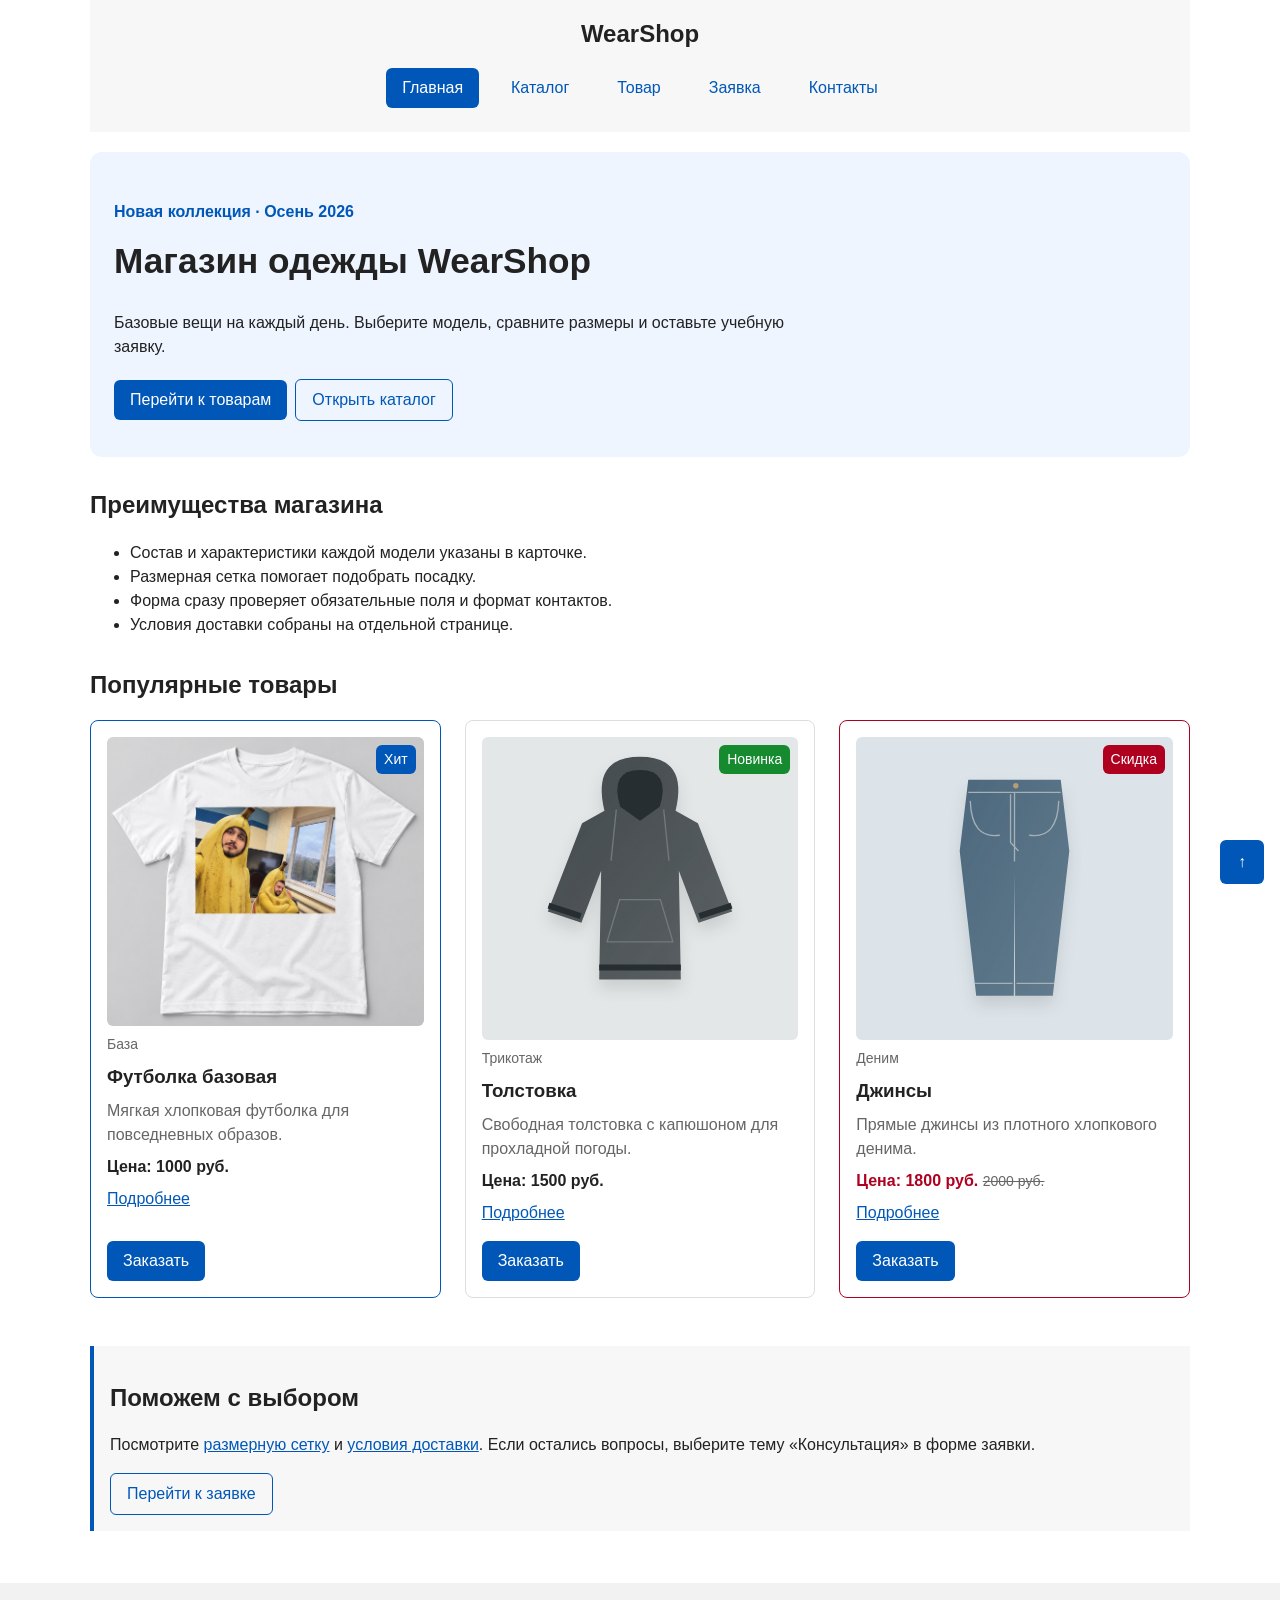
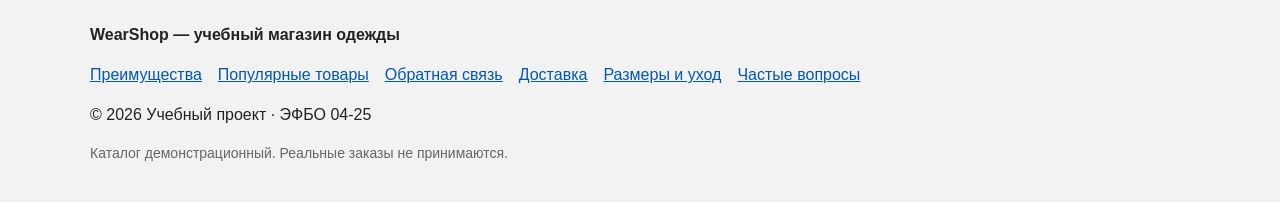
<file: index.html>
<!doctype html>
<html lang="ru">
	<head>
		<meta charset="UTF-8" />
		<meta name="viewport" content="width=device-width, initial-scale=1.0" />
		<meta
			name="description"
			content="Учебный магазин одежды: футболки, толстовки и джинсы. Каталог и форма заявки."
		/>
		<title>Главная — WearShop</title>
		<link rel="stylesheet" href="css/style.css?v=kr1-final" />
		<script src="js/main.js?v=kr1-final" defer></script>
	</head>
	<body id="top">
		<a class="skip-link" href="#main">Перейти к содержимому</a>
		<header class="site-header">
			<div class="site-header__inner">
				<a class="site-header__logo" href="index.html">WearShop</a>
				<nav class="site-nav" aria-label="Основная навигация">
					<ul class="site-nav__list">
						<li class="site-nav__item">
							<a
								class="site-nav__link site-nav__link--active"
								href="index.html"
								aria-current="page"
								>Главная</a
							>
						</li>
						<li class="site-nav__item">
							<a class="site-nav__link" href="catalog.html">Каталог</a>
						</li>
						<li class="site-nav__item">
							<a class="site-nav__link" href="product.html">Товар</a>
						</li>
						<li class="site-nav__item">
							<a class="site-nav__link" href="order.html">Заявка</a>
						</li>
						<li class="site-nav__item">
							<a class="site-nav__link" href="contacts.html">Контакты</a>
						</li>
					</ul>
				</nav>
			</div>
		</header>
		<main id="main">
			<section class="hero">
				<p class="hero__eyebrow">Новая коллекция · Осень 2026</p>
				<h1 class="hero__title">Магазин одежды WearShop</h1>
				<p class="hero__text">
					Базовые вещи на каждый день. Выберите модель, сравните размеры и
					оставьте учебную заявку.
				</p>
				<a class="button button--primary" href="#popular">Перейти к товарам</a
				><a class="button button--secondary" href="catalog.html"
					>Открыть каталог</a
				>
			</section>
			<section class="section" id="advantages">
				<h2 class="section__title">Преимущества магазина</h2>
				<ul class="advantages-list">
					<li>Состав и характеристики каждой модели указаны в карточке.</li>
					<li>Размерная сетка помогает подобрать посадку.</li>
					<li>Форма сразу проверяет обязательные поля и формат контактов.</li>
					<li>Условия доставки собраны на отдельной странице.</li>
				</ul>
			</section>
			<section class="section" id="popular">
				<h2 class="section__title">Популярные товары</h2>
				<div class="products-grid">
					<article class="product-card product-card--featured">
						<span class="product-card__badge">Хит</span
						><img
							class="product-card__image"
							src="images/ChatGPT Image Oct 6, 2026, 03_17_21 PM.png"
							alt="Футболка базовая"
							width="480"
							height="460"
							loading="lazy"
						/>
						<p class="product-card__category">База</p>
						<h3 class="product-card__title">Футболка базовая</h3>
						<p class="product-card__description">
							Мягкая хлопковая футболка для повседневных образов.
						</p>
						<p class="product-card__price">Цена: 1000 руб.</p>
						<a class="product-card__details" href="product.html">Подробнее</a
						><button
							class="button button--primary product-card__button"
							type="button"
							data-product="Футболка базовая"
						>
							Заказать
						</button>
					</article>
					<article class="product-card product-card--new">
						<span class="product-card__badge">Новинка</span
						><img
							class="product-card__image"
							src="images/hoodie.svg"
							alt="Толстовка"
							width="480"
							height="460"
							loading="lazy"
						/>
						<p class="product-card__category">Трикотаж</p>
						<h3 class="product-card__title">Толстовка</h3>
						<p class="product-card__description">
							Свободная толстовка с капюшоном для прохладной погоды.
						</p>
						<p class="product-card__price">Цена: 1500 руб.</p>
						<a class="product-card__details" href="product-hoodie.html"
							>Подробнее</a
						><button
							class="button button--primary product-card__button"
							type="button"
							data-product="Толстовка"
						>
							Заказать
						</button>
					</article>
					<article class="product-card product-card--discount">
						<span class="product-card__badge">Скидка</span
						><img
							class="product-card__image"
							src="images/jeans.svg"
							alt="Джинсы"
							width="480"
							height="460"
							loading="lazy"
						/>
						<p class="product-card__category">Деним</p>
						<h3 class="product-card__title">Джинсы</h3>
						<p class="product-card__description">
							Прямые джинсы из плотного хлопкового денима.
						</p>
						<p class="product-card__price">
							Цена: 1800 руб.
							<del class="product-card__old-price">2000 руб.</del>
						</p>
						<a class="product-card__details" href="product-jeans.html"
							>Подробнее</a
						><button
							class="button button--primary product-card__button"
							type="button"
							data-product="Джинсы"
						>
							Заказать
						</button>
					</article>
				</div>
			</section>
			<aside class="aside-info">
				<h2>Поможем с выбором</h2>
				<p>
					Посмотрите <a href="sizes.html">размерную сетку</a> и
					<a href="delivery.html">условия доставки</a>. Если остались вопросы,
					выберите тему «Консультация» в форме заявки.
				</p>
				<a class="button button--secondary" href="order.html"
					>Перейти к заявке</a
				>
			</aside>
			<p
				class="success-message"
				id="success-message"
				role="status"
				tabindex="-1"
				hidden
			>
				Форма успешно отправлена! Учебная демонстрация завершена: данные
				проверены в браузере, сервер не подключён.
			</p>
		</main>
		<footer class="site-footer" id="contacts">
			<div class="site-footer__inner">
				<p class="site-footer__title">WearShop — учебный магазин одежды</p>
				<nav class="site-footer__nav" aria-label="Дополнительная навигация">
					<a href="index.html#advantages">Преимущества</a
					><a href="index.html#popular">Популярные товары</a
					><a href="index.html#contacts">Обратная связь</a
					><a href="delivery.html">Доставка</a
					><a href="sizes.html">Размеры и уход</a
					><a href="contacts.html#faq">Частые вопросы</a>
				</nav>
				<p>© 2026 Учебный проект · ЭФБО 04-25</p>
				<p class="site-footer__note">
					Каталог демонстрационный. Реальные заказы не принимаются.
				</p>
			</div>
		</footer>
		<dialog
			class="order-dialog"
			id="order-dialog"
			aria-labelledby="order-dialog-title"
		>
			<h2 class="order-dialog__title" id="order-dialog-title">
				Оформление заявки
			</h2>
			<form
				class="order-form"
				id="order-form"
				aria-describedby="form-status"
				action="#"
				method="post"
				novalidate
			>
				<input id="selected-product" name="selected-product" type="hidden" />
				<p class="order-form__selection">
					Выбранный товар:
					<strong id="selected-product-name">Консультация</strong>
				</p>

				<div class="order-form__field">
					<label class="order-form__label" for="order-name">Имя</label>
					<input
						class="order-form__input"
						id="order-name"
						name="name"
						type="text"
						placeholder="Введите ваше имя"
						maxlength="80"
						minlength="2"
						autocomplete="given-name"
						required
					/>
				</div>

				<div class="order-form__field">
					<label class="order-form__label" for="order-email">E-mail</label>
					<input
						class="order-form__input"
						id="order-email"
						name="email"
						type="email"
						placeholder="example@mail.ru"
						maxlength="120"
						autocomplete="email"
						required
					/>
				</div>

				<div class="order-form__field">
					<label class="order-form__label" for="order-phone">Телефон</label>
					<input
						class="order-form__input"
						id="order-phone"
						aria-describedby="phone-hint"
						name="phone"
						type="tel"
						inputmode="tel"
						placeholder="+7 (900) 000-00-00"
						pattern="^\+7 \(\d{3}\) \d{3}-\d{2}-\d{2}$"
						required
					/>
					<small class="order-form__hint" id="phone-hint"
						>Формат: +7 (900) 000-00-00</small
					>
				</div>

				<div class="order-form__field">
					<label class="order-form__label" for="order-date">Дата связи</label>
					<input
						class="order-form__input"
						id="order-date"
						name="date"
						type="date"
					/>
				</div>

				<div class="order-form__field">
					<label class="order-form__label" for="order-topic">Тема заявки</label>
					<select
						class="order-form__select"
						id="order-topic"
						name="topic"
						required
					>
						<option value="">Выберите тему</option>
						<option value="product">Заказ товара</option>
						<option value="consultation">Консультация</option>
						<option value="delivery">Доставка</option>
					</select>
				</div>

				<div class="order-form__field">
					<label class="order-form__label" for="order-comment"
						>Комментарий</label
					>
					<textarea
						class="order-form__textarea"
						id="order-comment"
						name="comment"
						rows="4"
						maxlength="1000"
						placeholder="Укажите дополнительную информацию"
					></textarea>
				</div>

				<div class="order-form__field order-form__field--checkbox">
					<label class="order-form__label" for="order-agreement">
						<input
							class="order-form__checkbox"
							id="order-agreement"
							name="agreement"
							type="checkbox"
							required
						/>
						Я согласен на обработку данных
					</label>
				</div>

				<div class="order-form__field">
					<label class="order-form__label" for="order-size"
						>Размер (если выбран товар)</label
					><select class="order-form__select" id="order-size" name="size">
						<option value="">Нужна помощь с выбором</option>
						<option>S</option>
						<option>M</option>
						<option>L</option>
						<option>XL</option></select
					><a href="sizes.html">Посмотреть размерную сетку</a>
				</div>
				<p class="order-form__hint" id="form-status">
					Учебная форма: используйте тестовые данные. Они проверяются в
					браузере, но не отправляются продавцу и не сохраняются.
				</p>
				<div class="order-form__actions">
					<button
						class="button button--secondary"
						type="button"
						id="close-order-dialog"
					>
						Закрыть
					</button>
					<button class="button button--primary" type="submit">
						Отправить заявку
					</button>
				</div>
			</form>
		</dialog>
		<noscript
			><p class="section">
				Для открытия модального окна и учебной отправки формы включите
				JavaScript. Страницы, таблицы и ссылки доступны без него.
			</p></noscript
		>
		<a class="back-top" href="#top" aria-label="Вернуться наверх">↑</a>
	</body>
</html>
</file>
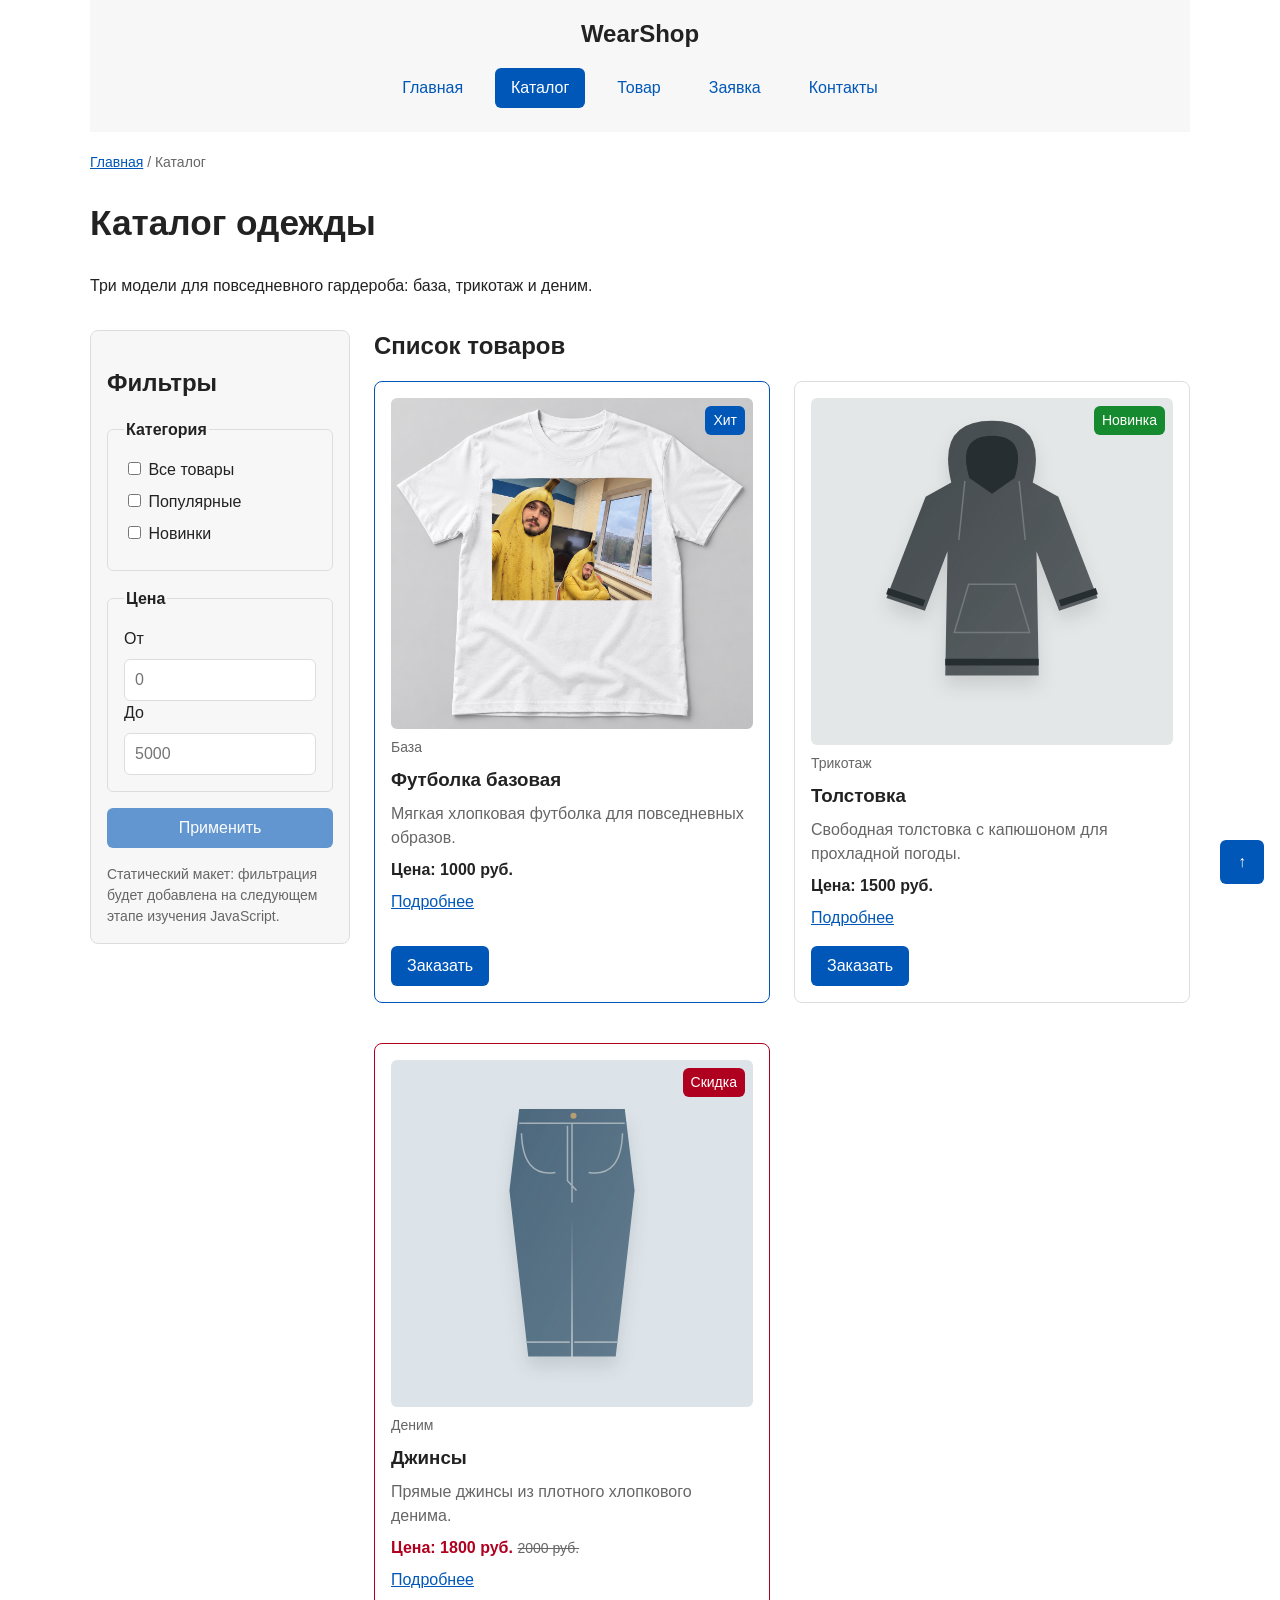
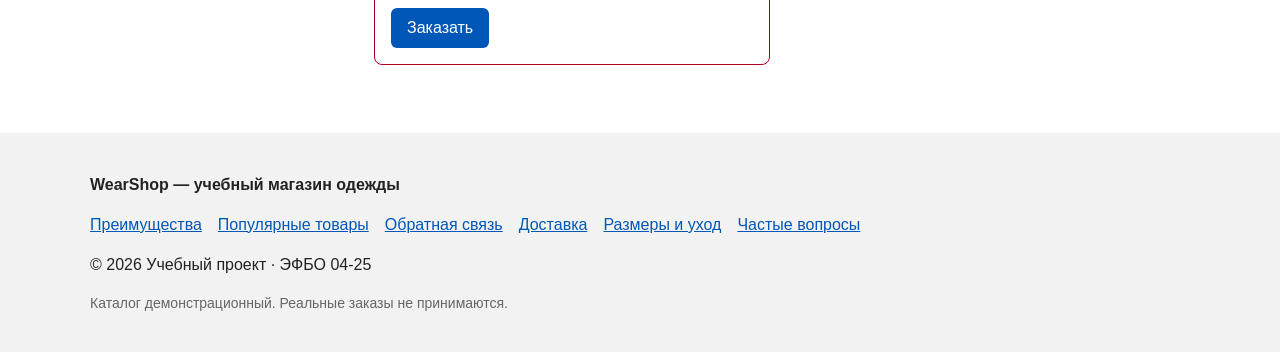
<file: catalog.html>
<!doctype html>
<html lang="ru">
	<head>
		<meta charset="UTF-8" />
		<meta name="viewport" content="width=device-width, initial-scale=1.0" />
		<meta
			name="description"
			content="Карточки одежды, цены, категории и статический макет фильтров."
		/>
		<title>Каталог одежды — WearShop</title>
		<link rel="stylesheet" href="css/style.css?v=kr1-final" />
		<script src="js/main.js?v=kr1-final" defer></script>
	</head>
	<body id="top">
		<a class="skip-link" href="#main">Перейти к содержимому</a>
		<header class="site-header">
			<div class="site-header__inner">
				<a class="site-header__logo" href="index.html">WearShop</a>
				<nav class="site-nav" aria-label="Основная навигация">
					<ul class="site-nav__list">
						<li class="site-nav__item">
							<a class="site-nav__link" href="index.html">Главная</a>
						</li>
						<li class="site-nav__item">
							<a
								class="site-nav__link site-nav__link--active"
								href="catalog.html"
								aria-current="page"
								>Каталог</a
							>
						</li>
						<li class="site-nav__item">
							<a class="site-nav__link" href="product.html">Товар</a>
						</li>
						<li class="site-nav__item">
							<a class="site-nav__link" href="order.html">Заявка</a>
						</li>
						<li class="site-nav__item">
							<a class="site-nav__link" href="contacts.html">Контакты</a>
						</li>
					</ul>
				</nav>
			</div>
		</header>
		<main id="main">
			<nav class="breadcrumbs" aria-label="Хлебные крошки">
				<a class="breadcrumbs__link" href="index.html">Главная</a
				><span class="breadcrumbs__current" aria-current="page">Каталог</span>
			</nav>
			<section class="section">
				<h1>Каталог одежды</h1>
				<p>Три модели для повседневного гардероба: база, трикотаж и деним.</p>
			</section>
			<div class="catalog-layout">
				<aside class="catalog-filters">
					<h2>Фильтры</h2>

					<form
						class="filters-form"
						aria-describedby="filters-note"
						action="#"
						method="get"
					>
						<fieldset>
							<legend>Категория</legend>

							<label for="filter-all">
								<input
									id="filter-all"
									type="checkbox"
									name="category"
									value="all"
								/>
								Все товары
							</label>

							<label for="filter-popular">
								<input
									id="filter-popular"
									type="checkbox"
									name="category"
									value="popular"
								/>
								Популярные
							</label>

							<label for="filter-new">
								<input
									id="filter-new"
									type="checkbox"
									name="category"
									value="new"
								/>
								Новинки
							</label>
						</fieldset>

						<fieldset>
							<legend>Цена</legend>

							<label for="price-from">От</label>
							<input
								id="price-from"
								name="price-from"
								type="number"
								min="0"
								placeholder="0"
							/>

							<label for="price-to">До</label>
							<input
								id="price-to"
								name="price-to"
								type="number"
								min="0"
								placeholder="5000"
							/>
						</fieldset>

						<button class="button button--primary" type="submit" disabled>
							Применить
						</button>
						<p class="filters-form__hint" id="filters-note">
							Статический макет: фильтрация будет добавлена на следующем этапе
							изучения JavaScript.
						</p>
					</form>
				</aside>
				<section class="catalog-products">
					<h2 class="section__title">Список товаров</h2>
					<div class="products-grid">
						<article class="product-card product-card--featured">
							<span class="product-card__badge">Хит</span
							><img
								class="product-card__image"
								src="images/ChatGPT Image Oct 6, 2026, 03_17_21 PM.png"
								alt="Футболка базовая"
								width="480"
								height="460"
								loading="lazy"
							/>
							<p class="product-card__category">База</p>
							<h3 class="product-card__title">Футболка базовая</h3>
							<p class="product-card__description">
								Мягкая хлопковая футболка для повседневных образов.
							</p>
							<p class="product-card__price">Цена: 1000 руб.</p>
							<a class="product-card__details" href="product.html">Подробнее</a
							><button
								class="button button--primary product-card__button"
								type="button"
								data-product="Футболка базовая"
							>
								Заказать
							</button>
						</article>
						<article class="product-card product-card--new">
							<span class="product-card__badge">Новинка</span
							><img
								class="product-card__image"
								src="images/hoodie.svg"
								alt="Толстовка"
								width="480"
								height="460"
								loading="lazy"
							/>
							<p class="product-card__category">Трикотаж</p>
							<h3 class="product-card__title">Толстовка</h3>
							<p class="product-card__description">
								Свободная толстовка с капюшоном для прохладной погоды.
							</p>
							<p class="product-card__price">Цена: 1500 руб.</p>
							<a class="product-card__details" href="product-hoodie.html"
								>Подробнее</a
							><button
								class="button button--primary product-card__button"
								type="button"
								data-product="Толстовка"
							>
								Заказать
							</button>
						</article>
						<article class="product-card product-card--discount">
							<span class="product-card__badge">Скидка</span
							><img
								class="product-card__image"
								src="images/jeans.svg"
								alt="Джинсы"
								width="480"
								height="460"
								loading="lazy"
							/>
							<p class="product-card__category">Деним</p>
							<h3 class="product-card__title">Джинсы</h3>
							<p class="product-card__description">
								Прямые джинсы из плотного хлопкового денима.
							</p>
							<p class="product-card__price">
								Цена: 1800 руб.
								<del class="product-card__old-price">2000 руб.</del>
							</p>
							<a class="product-card__details" href="product-jeans.html"
								>Подробнее</a
							><button
								class="button button--primary product-card__button"
								type="button"
								data-product="Джинсы"
							>
								Заказать
							</button>
						</article>
					</div>
				</section>
			</div>
			<p
				class="success-message"
				id="success-message"
				role="status"
				tabindex="-1"
				hidden
			>
				Форма успешно отправлена! Учебная демонстрация завершена: данные
				проверены в браузере, сервер не подключён.
			</p>
		</main>
		<footer class="site-footer" id="contacts">
			<div class="site-footer__inner">
				<p class="site-footer__title">WearShop — учебный магазин одежды</p>
				<nav class="site-footer__nav" aria-label="Дополнительная навигация">
					<a href="index.html#advantages">Преимущества</a
					><a href="index.html#popular">Популярные товары</a
					><a href="index.html#contacts">Обратная связь</a
					><a href="delivery.html">Доставка</a
					><a href="sizes.html">Размеры и уход</a
					><a href="contacts.html#faq">Частые вопросы</a>
				</nav>
				<p>© 2026 Учебный проект · ЭФБО 04-25</p>
				<p class="site-footer__note">
					Каталог демонстрационный. Реальные заказы не принимаются.
				</p>
			</div>
		</footer>
		<dialog
			class="order-dialog"
			id="order-dialog"
			aria-labelledby="order-dialog-title"
		>
			<h2 class="order-dialog__title" id="order-dialog-title">
				Оформление заявки
			</h2>
			<form
				class="order-form"
				id="order-form"
				aria-describedby="form-status"
				action="#"
				method="post"
				novalidate
			>
				<input id="selected-product" name="selected-product" type="hidden" />
				<p class="order-form__selection">
					Выбранный товар:
					<strong id="selected-product-name">Консультация</strong>
				</p>

				<div class="order-form__field">
					<label class="order-form__label" for="order-name">Имя</label>
					<input
						class="order-form__input"
						id="order-name"
						name="name"
						type="text"
						placeholder="Введите ваше имя"
						maxlength="80"
						minlength="2"
						autocomplete="given-name"
						required
					/>
				</div>

				<div class="order-form__field">
					<label class="order-form__label" for="order-email">E-mail</label>
					<input
						class="order-form__input"
						id="order-email"
						name="email"
						type="email"
						placeholder="example@mail.ru"
						maxlength="120"
						autocomplete="email"
						required
					/>
				</div>

				<div class="order-form__field">
					<label class="order-form__label" for="order-phone">Телефон</label>
					<input
						class="order-form__input"
						id="order-phone"
						aria-describedby="phone-hint"
						name="phone"
						type="tel"
						inputmode="tel"
						placeholder="+7 (900) 000-00-00"
						pattern="^\+7 \(\d{3}\) \d{3}-\d{2}-\d{2}$"
						required
					/>
					<small class="order-form__hint" id="phone-hint"
						>Формат: +7 (900) 000-00-00</small
					>
				</div>

				<div class="order-form__field">
					<label class="order-form__label" for="order-date">Дата связи</label>
					<input
						class="order-form__input"
						id="order-date"
						name="date"
						type="date"
					/>
				</div>

				<div class="order-form__field">
					<label class="order-form__label" for="order-topic">Тема заявки</label>
					<select
						class="order-form__select"
						id="order-topic"
						name="topic"
						required
					>
						<option value="">Выберите тему</option>
						<option value="product">Заказ товара</option>
						<option value="consultation">Консультация</option>
						<option value="delivery">Доставка</option>
					</select>
				</div>

				<div class="order-form__field">
					<label class="order-form__label" for="order-comment"
						>Комментарий</label
					>
					<textarea
						class="order-form__textarea"
						id="order-comment"
						name="comment"
						rows="4"
						maxlength="1000"
						placeholder="Укажите дополнительную информацию"
					></textarea>
				</div>

				<div class="order-form__field order-form__field--checkbox">
					<label class="order-form__label" for="order-agreement">
						<input
							class="order-form__checkbox"
							id="order-agreement"
							name="agreement"
							type="checkbox"
							required
						/>
						Я согласен на обработку данных
					</label>
				</div>

				<div class="order-form__field">
					<label class="order-form__label" for="order-size"
						>Размер (если выбран товар)</label
					><select class="order-form__select" id="order-size" name="size">
						<option value="">Нужна помощь с выбором</option>
						<option>S</option>
						<option>M</option>
						<option>L</option>
						<option>XL</option></select
					><a href="sizes.html">Посмотреть размерную сетку</a>
				</div>
				<p class="order-form__hint" id="form-status">
					Учебная форма: используйте тестовые данные. Они проверяются в
					браузере, но не отправляются продавцу и не сохраняются.
				</p>
				<div class="order-form__actions">
					<button
						class="button button--secondary"
						type="button"
						id="close-order-dialog"
					>
						Закрыть
					</button>
					<button class="button button--primary" type="submit">
						Отправить заявку
					</button>
				</div>
			</form>
		</dialog>
		<noscript
			><p class="section">
				Для открытия модального окна и учебной отправки формы включите
				JavaScript. Страницы, таблицы и ссылки доступны без него.
			</p></noscript
		>
		<a class="back-top" href="#top" aria-label="Вернуться наверх">↑</a>
	</body>
</html>
</file>
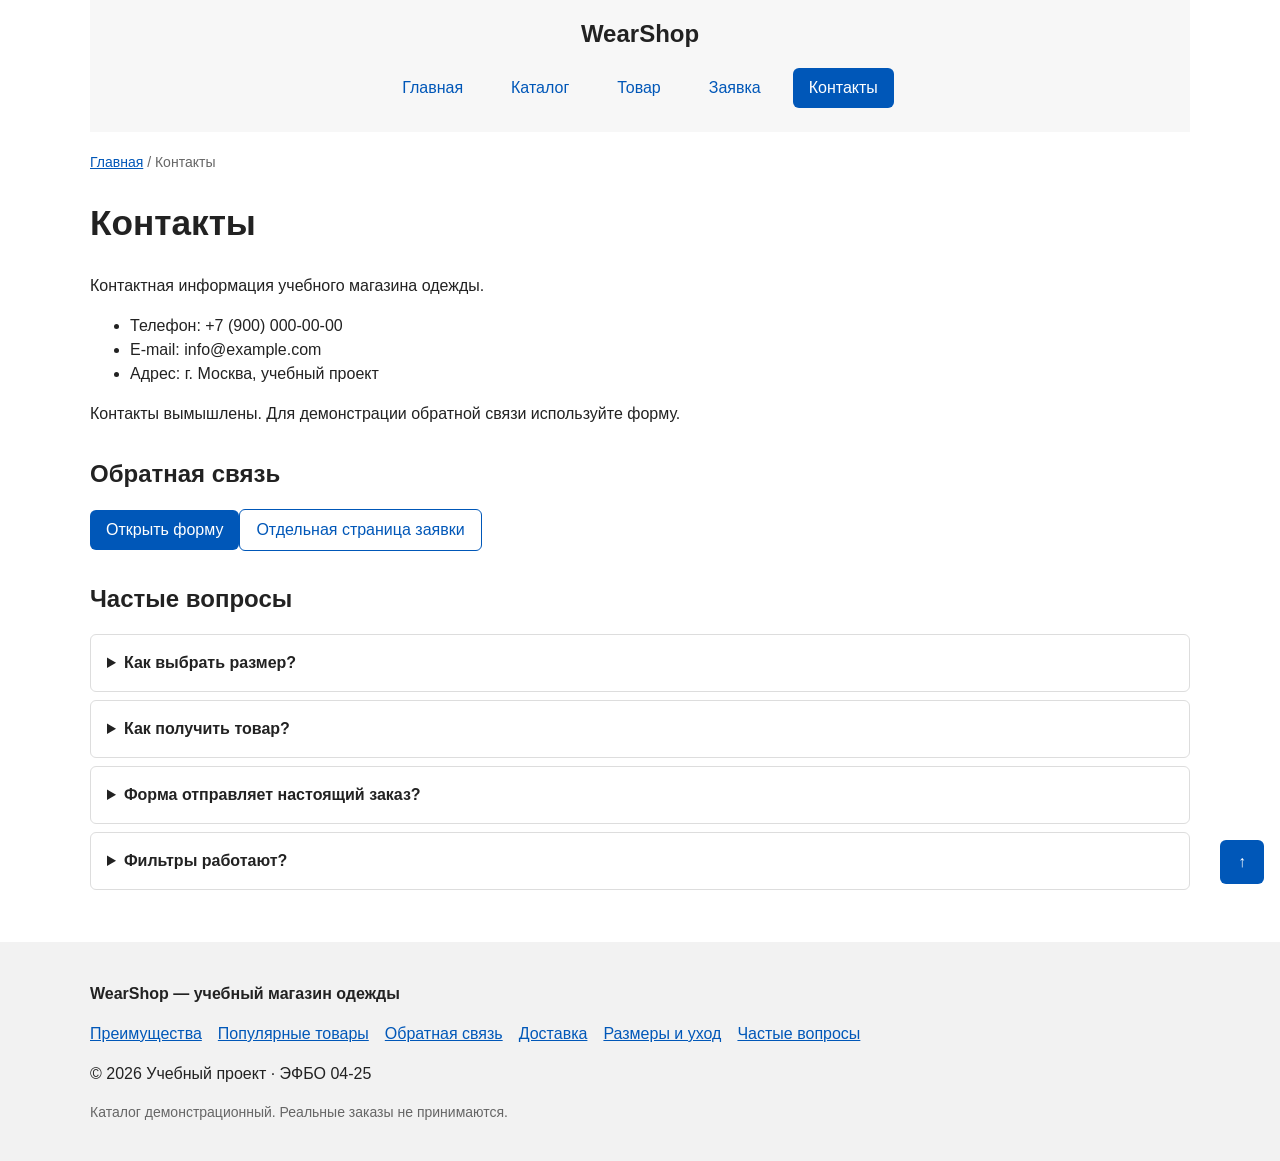
<file: contacts.html>
<!DOCTYPE html>
<html lang="ru">
<head>
  <meta charset="UTF-8">
  <meta name="viewport" content="width=device-width, initial-scale=1.0">
  <meta name="description" content="Контактные данные, форма обратной связи и частые вопросы учебного магазина.">
  <title>Контакты и FAQ — WearShop</title>
  <link rel="stylesheet" href="css/style.css?v=kr1-final">
  <script src="js/main.js?v=kr1-final" defer></script>
</head>
<body id="top">
<a class="skip-link" href="#main">Перейти к содержимому</a>
<header class="site-header"><div class="site-header__inner"><a class="site-header__logo" href="index.html">WearShop</a><nav class="site-nav" aria-label="Основная навигация"><ul class="site-nav__list"><li class="site-nav__item"><a class="site-nav__link" href="index.html">Главная</a></li><li class="site-nav__item"><a class="site-nav__link" href="catalog.html">Каталог</a></li><li class="site-nav__item"><a class="site-nav__link" href="product.html">Товар</a></li><li class="site-nav__item"><a class="site-nav__link" href="order.html">Заявка</a></li><li class="site-nav__item"><a class="site-nav__link site-nav__link--active" href="contacts.html" aria-current="page">Контакты</a></li></ul></nav></div></header>
<main id="main">
<nav class="breadcrumbs" aria-label="Хлебные крошки"><a class="breadcrumbs__link" href="index.html">Главная</a><span class="breadcrumbs__current" aria-current="page">Контакты</span></nav><section class="section"><h1>Контакты</h1><p>Контактная информация учебного магазина одежды.</p><ul><li>Телефон: +7 (900) 000-00-00</li><li>E-mail: info@example.com</li><li>Адрес: г. Москва, учебный проект</li></ul><p>Контакты вымышлены. Для демонстрации обратной связи используйте форму.</p></section><section class="section" id="feedback"><h2 class="section__title">Обратная связь</h2><button class="button button--primary product-card__button" type="button" data-product="Консультация">Открыть форму</button><a class="button button--secondary" href="order.html">Отдельная страница заявки</a></section><section class="section" id="faq"><h2 class="section__title">Частые вопросы</h2><details class="faq"><summary class="faq__question">Как выбрать размер?</summary><p class="faq__answer">Сравните свои мерки с <a href="sizes.html">размерной сеткой</a>. Если между двумя размерами, выбирайте больший для свободной посадки.</p></details><details class="faq"><summary class="faq__question">Как получить товар?</summary><p class="faq__answer">Учебный сценарий предусматривает самовывоз и курьера. Условия приведены на <a href="delivery.html">странице доставки</a>.</p></details><details class="faq"><summary class="faq__question">Форма отправляет настоящий заказ?</summary><p class="faq__answer">Нет. JavaScript отменяет стандартную отправку, проверяет поля и показывает сообщение. Backend и база данных отсутствуют.</p></details><details class="faq"><summary class="faq__question">Фильтры работают?</summary><p class="faq__answer">Это статическая разметка по практической №6. Кнопка применения отключена, чтобы не создавать впечатление работающей фильтрации.</p></details></section>
<p class="success-message" id="success-message" role="status" tabindex="-1" hidden>Форма успешно отправлена! Учебная демонстрация завершена: данные проверены в браузере, сервер не подключён.</p>
</main>
<footer class="site-footer" id="contacts"><div class="site-footer__inner"><p class="site-footer__title">WearShop — учебный магазин одежды</p><nav class="site-footer__nav" aria-label="Дополнительная навигация"><a href="index.html#advantages">Преимущества</a><a href="index.html#popular">Популярные товары</a><a href="index.html#contacts">Обратная связь</a><a href="delivery.html">Доставка</a><a href="sizes.html">Размеры и уход</a><a href="contacts.html#faq">Частые вопросы</a></nav><p>© 2026 Учебный проект · ЭФБО 04-25</p><p class="site-footer__note">Каталог демонстрационный. Реальные заказы не принимаются.</p></div></footer>
<dialog class="order-dialog" id="order-dialog" aria-labelledby="order-dialog-title"><h2 class="order-dialog__title" id="order-dialog-title">Оформление заявки</h2><form class="order-form" id="order-form" aria-describedby="form-status" action="#" method="post" novalidate>
    <input id="selected-product" name="selected-product" type="hidden">
<p class="order-form__selection">Выбранный товар: <strong id="selected-product-name">Консультация</strong></p>

    <div class="order-form__field">
      <label class="order-form__label" for="order-name">Имя</label>
      <input class="order-form__input"
        id="order-name"
        name="name"
        type="text"
        placeholder="Введите ваше имя" maxlength="80"
        minlength="2"
        autocomplete="given-name"
        required
      >
    </div>

    <div class="order-form__field">
      <label class="order-form__label" for="order-email">E-mail</label>
      <input class="order-form__input"
        id="order-email"
        name="email"
        type="email"
        placeholder="example@mail.ru" maxlength="120"
        autocomplete="email"
        required
      >
    </div>

    <div class="order-form__field">
      <label class="order-form__label" for="order-phone">Телефон</label>
      <input class="order-form__input"
        id="order-phone" aria-describedby="phone-hint"
        name="phone"
        type="tel"
        inputmode="tel"
        placeholder="+7 (900) 000-00-00"
        pattern="^\+7 \(\d{3}\) \d{3}-\d{2}-\d{2}$"
        required
      >
      <small class="order-form__hint" id="phone-hint">Формат: +7 (900) 000-00-00</small>
    </div>

    <div class="order-form__field">
      <label class="order-form__label" for="order-date">Дата связи</label>
      <input class="order-form__input"
        id="order-date"
        name="date"
        type="date"
      >
    </div>

    <div class="order-form__field">
      <label class="order-form__label" for="order-topic">Тема заявки</label>
      <select class="order-form__select" id="order-topic" name="topic" required>
        <option value="">Выберите тему</option>
        <option value="product">Заказ товара</option>
        <option value="consultation">Консультация</option>
        <option value="delivery">Доставка</option>
      </select>
    </div>

    <div class="order-form__field">
      <label class="order-form__label" for="order-comment">Комментарий</label>
      <textarea class="order-form__textarea"
        id="order-comment"
        name="comment"
        rows="4" maxlength="1000"
        placeholder="Укажите дополнительную информацию"
      ></textarea>
    </div>

    <div class="order-form__field order-form__field--checkbox">
      <label class="order-form__label" for="order-agreement">
        <input class="order-form__checkbox"
          id="order-agreement"
          name="agreement"
          type="checkbox"
          required
        >
        Я согласен на обработку данных
      </label>
    </div>

    <div class="order-form__field"><label class="order-form__label" for="order-size">Размер (если выбран товар)</label><select class="order-form__select" id="order-size" name="size"><option value="">Нужна помощь с выбором</option><option>S</option><option>M</option><option>L</option><option>XL</option></select><a href="sizes.html">Посмотреть размерную сетку</a></div><p class="order-form__hint" id="form-status">Учебная форма: используйте тестовые данные. Они проверяются в браузере, но не отправляются продавцу и не сохраняются.</p><div class="order-form__actions">
      <button class="button button--secondary" type="button" id="close-order-dialog">Закрыть</button>
      <button class="button button--primary" type="submit">Отправить заявку</button>
    </div>
  </form></dialog>
<noscript><p class="section">Для открытия модального окна и учебной отправки формы включите JavaScript. Страницы, таблицы и ссылки доступны без него.</p></noscript>
<a class="back-top" href="#top" aria-label="Вернуться наверх">↑</a>
</body>
</html>
</file>
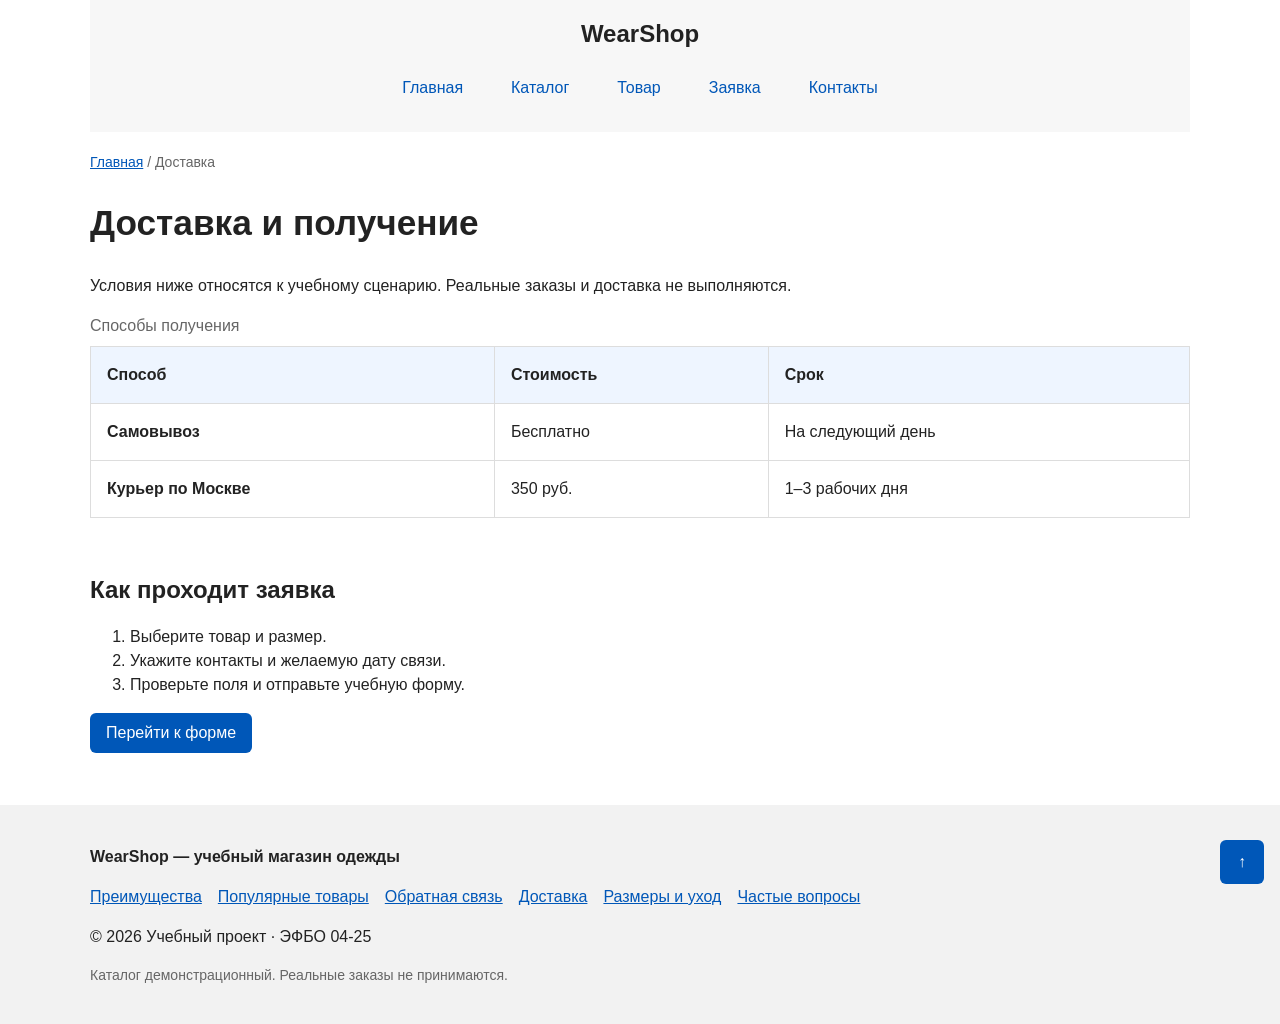
<file: delivery.html>
<!DOCTYPE html>
<html lang="ru">
<head>
  <meta charset="UTF-8">
  <meta name="viewport" content="width=device-width, initial-scale=1.0">
  <meta name="description" content="Учебные условия получения: самовывоз и курьер, сроки и стоимость.">
  <title>Доставка — WearShop</title>
  <link rel="stylesheet" href="css/style.css?v=kr1-final">
  <script src="js/main.js?v=kr1-final" defer></script>
</head>
<body id="top">
<a class="skip-link" href="#main">Перейти к содержимому</a>
<header class="site-header"><div class="site-header__inner"><a class="site-header__logo" href="index.html">WearShop</a><nav class="site-nav" aria-label="Основная навигация"><ul class="site-nav__list"><li class="site-nav__item"><a class="site-nav__link" href="index.html">Главная</a></li><li class="site-nav__item"><a class="site-nav__link" href="catalog.html">Каталог</a></li><li class="site-nav__item"><a class="site-nav__link" href="product.html">Товар</a></li><li class="site-nav__item"><a class="site-nav__link" href="order.html">Заявка</a></li><li class="site-nav__item"><a class="site-nav__link" href="contacts.html">Контакты</a></li></ul></nav></div></header>
<main id="main">
<nav class="breadcrumbs" aria-label="Хлебные крошки"><a class="breadcrumbs__link" href="index.html">Главная</a><span class="breadcrumbs__current" aria-current="page">Доставка</span></nav><section class="section"><h1>Доставка и получение</h1><p>Условия ниже относятся к учебному сценарию. Реальные заказы и доставка не выполняются.</p><div class="table-wrap" tabindex="0" role="region" aria-label="Условия доставки"><table class="product-table"><caption>Способы получения</caption><thead><tr><th scope="col">Способ</th><th scope="col">Стоимость</th><th scope="col">Срок</th></tr></thead><tbody><tr><th scope="row">Самовывоз</th><td>Бесплатно</td><td>На следующий день</td></tr><tr><th scope="row">Курьер по Москве</th><td>350 руб.</td><td>1–3 рабочих дня</td></tr></tbody></table></div></section><section class="section"><h2 class="section__title">Как проходит заявка</h2><ol><li>Выберите товар и размер.</li><li>Укажите контакты и желаемую дату связи.</li><li>Проверьте поля и отправьте учебную форму.</li></ol><a class="button button--primary" href="order.html">Перейти к форме</a></section>
<p class="success-message" id="success-message" role="status" tabindex="-1" hidden>Форма успешно отправлена! Учебная демонстрация завершена: данные проверены в браузере, сервер не подключён.</p>
</main>
<footer class="site-footer" id="contacts"><div class="site-footer__inner"><p class="site-footer__title">WearShop — учебный магазин одежды</p><nav class="site-footer__nav" aria-label="Дополнительная навигация"><a href="index.html#advantages">Преимущества</a><a href="index.html#popular">Популярные товары</a><a href="index.html#contacts">Обратная связь</a><a href="delivery.html">Доставка</a><a href="sizes.html">Размеры и уход</a><a href="contacts.html#faq">Частые вопросы</a></nav><p>© 2026 Учебный проект · ЭФБО 04-25</p><p class="site-footer__note">Каталог демонстрационный. Реальные заказы не принимаются.</p></div></footer>
<dialog class="order-dialog" id="order-dialog" aria-labelledby="order-dialog-title"><h2 class="order-dialog__title" id="order-dialog-title">Оформление заявки</h2><form class="order-form" id="order-form" aria-describedby="form-status" action="#" method="post" novalidate>
    <input id="selected-product" name="selected-product" type="hidden">
<p class="order-form__selection">Выбранный товар: <strong id="selected-product-name">Консультация</strong></p>

    <div class="order-form__field">
      <label class="order-form__label" for="order-name">Имя</label>
      <input class="order-form__input"
        id="order-name"
        name="name"
        type="text"
        placeholder="Введите ваше имя" maxlength="80"
        minlength="2"
        autocomplete="given-name"
        required
      >
    </div>

    <div class="order-form__field">
      <label class="order-form__label" for="order-email">E-mail</label>
      <input class="order-form__input"
        id="order-email"
        name="email"
        type="email"
        placeholder="example@mail.ru" maxlength="120"
        autocomplete="email"
        required
      >
    </div>

    <div class="order-form__field">
      <label class="order-form__label" for="order-phone">Телефон</label>
      <input class="order-form__input"
        id="order-phone" aria-describedby="phone-hint"
        name="phone"
        type="tel"
        inputmode="tel"
        placeholder="+7 (900) 000-00-00"
        pattern="^\+7 \(\d{3}\) \d{3}-\d{2}-\d{2}$"
        required
      >
      <small class="order-form__hint" id="phone-hint">Формат: +7 (900) 000-00-00</small>
    </div>

    <div class="order-form__field">
      <label class="order-form__label" for="order-date">Дата связи</label>
      <input class="order-form__input"
        id="order-date"
        name="date"
        type="date"
      >
    </div>

    <div class="order-form__field">
      <label class="order-form__label" for="order-topic">Тема заявки</label>
      <select class="order-form__select" id="order-topic" name="topic" required>
        <option value="">Выберите тему</option>
        <option value="product">Заказ товара</option>
        <option value="consultation">Консультация</option>
        <option value="delivery">Доставка</option>
      </select>
    </div>

    <div class="order-form__field">
      <label class="order-form__label" for="order-comment">Комментарий</label>
      <textarea class="order-form__textarea"
        id="order-comment"
        name="comment"
        rows="4" maxlength="1000"
        placeholder="Укажите дополнительную информацию"
      ></textarea>
    </div>

    <div class="order-form__field order-form__field--checkbox">
      <label class="order-form__label" for="order-agreement">
        <input class="order-form__checkbox"
          id="order-agreement"
          name="agreement"
          type="checkbox"
          required
        >
        Я согласен на обработку данных
      </label>
    </div>

    <div class="order-form__field"><label class="order-form__label" for="order-size">Размер (если выбран товар)</label><select class="order-form__select" id="order-size" name="size"><option value="">Нужна помощь с выбором</option><option>S</option><option>M</option><option>L</option><option>XL</option></select><a href="sizes.html">Посмотреть размерную сетку</a></div><p class="order-form__hint" id="form-status">Учебная форма: используйте тестовые данные. Они проверяются в браузере, но не отправляются продавцу и не сохраняются.</p><div class="order-form__actions">
      <button class="button button--secondary" type="button" id="close-order-dialog">Закрыть</button>
      <button class="button button--primary" type="submit">Отправить заявку</button>
    </div>
  </form></dialog>
<noscript><p class="section">Для открытия модального окна и учебной отправки формы включите JavaScript. Страницы, таблицы и ссылки доступны без него.</p></noscript>
<a class="back-top" href="#top" aria-label="Вернуться наверх">↑</a>
</body>
</html>
</file>
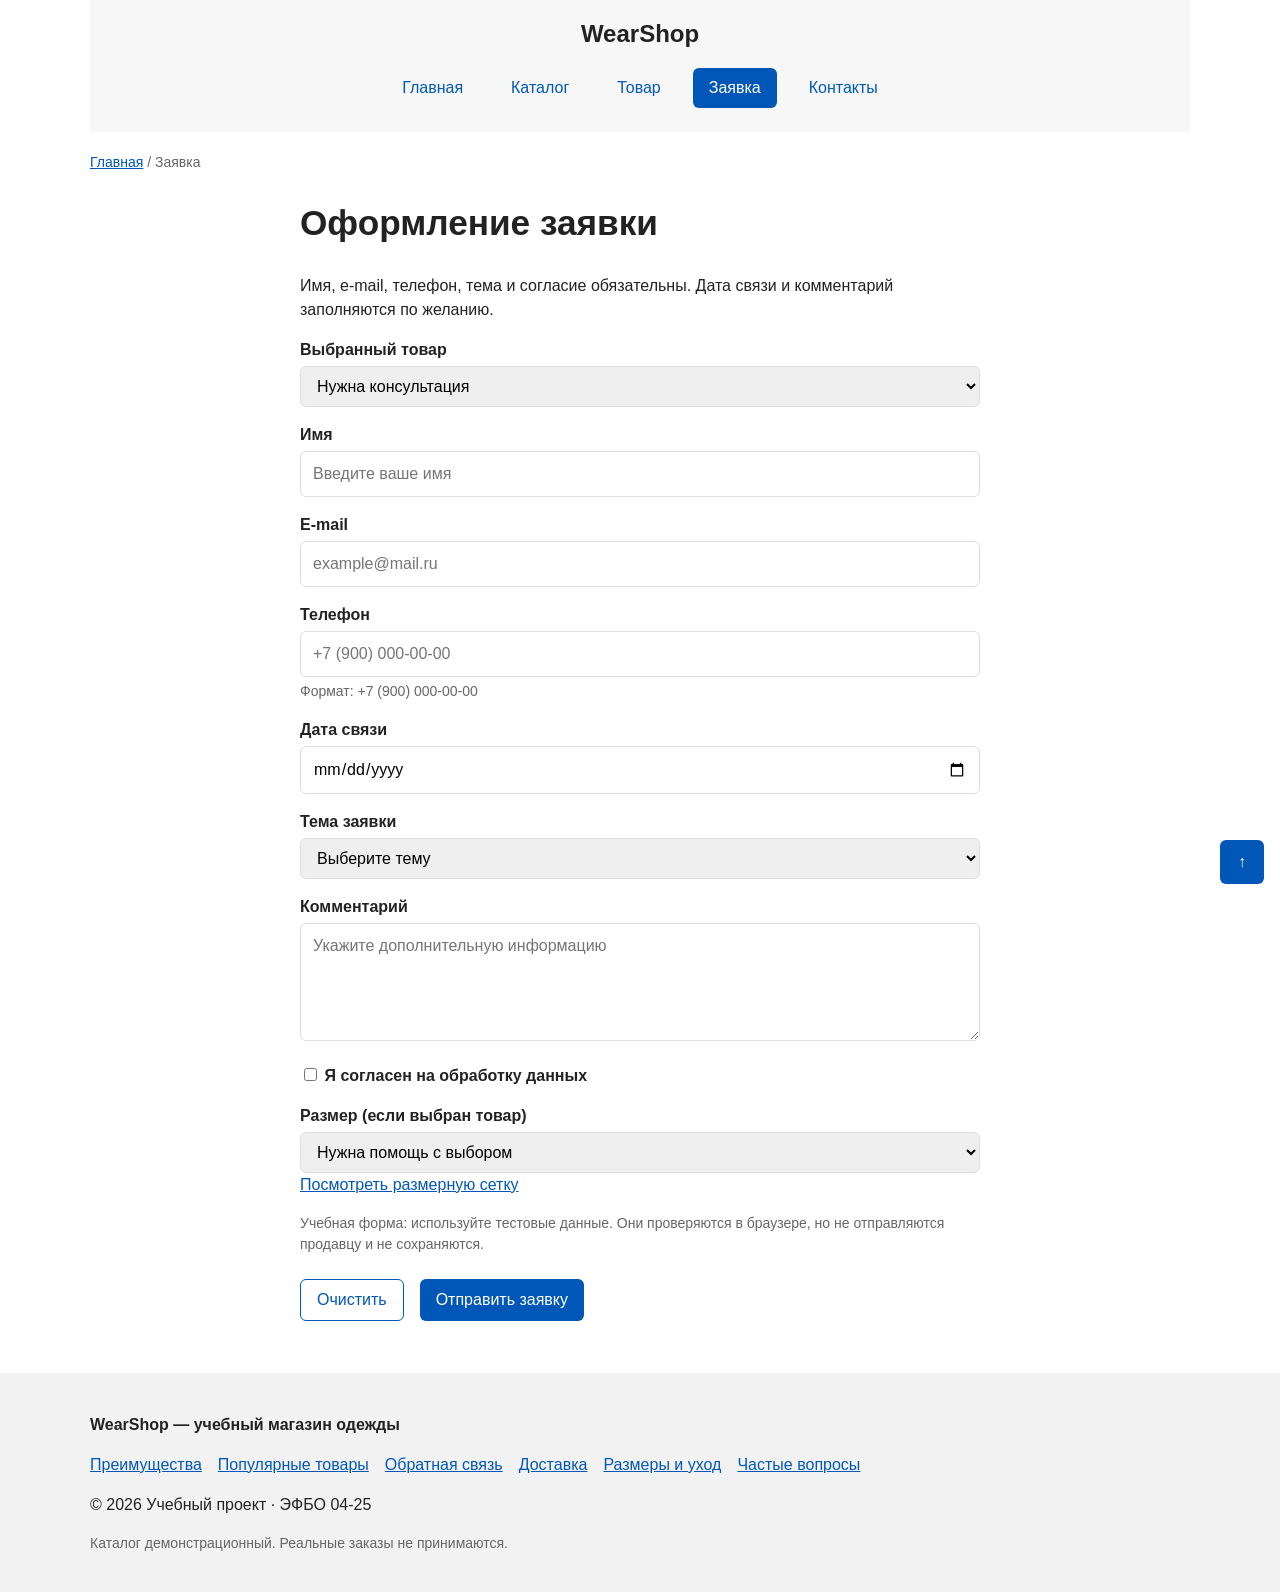
<file: order.html>
<!DOCTYPE html>
<html lang="ru">
<head>
  <meta charset="UTF-8">
  <meta name="viewport" content="width=device-width, initial-scale=1.0">
  <meta name="description" content="Учебная заявка: модель, имя, e-mail, телефон, дата связи, тема, комментарий и согласие.">
  <title>Форма заявки — WearShop</title>
  <link rel="stylesheet" href="css/style.css?v=kr1-final">
  <script src="js/main.js?v=kr1-final" defer></script>
</head>
<body id="top">
<a class="skip-link" href="#main">Перейти к содержимому</a>
<header class="site-header"><div class="site-header__inner"><a class="site-header__logo" href="index.html">WearShop</a><nav class="site-nav" aria-label="Основная навигация"><ul class="site-nav__list"><li class="site-nav__item"><a class="site-nav__link" href="index.html">Главная</a></li><li class="site-nav__item"><a class="site-nav__link" href="catalog.html">Каталог</a></li><li class="site-nav__item"><a class="site-nav__link" href="product.html">Товар</a></li><li class="site-nav__item"><a class="site-nav__link site-nav__link--active" href="order.html" aria-current="page">Заявка</a></li><li class="site-nav__item"><a class="site-nav__link" href="contacts.html">Контакты</a></li></ul></nav></div></header>
<main id="main">
<nav class="breadcrumbs" aria-label="Хлебные крошки"><a class="breadcrumbs__link" href="index.html">Главная</a><span class="breadcrumbs__current" aria-current="page">Заявка</span></nav><section class="section order-page"><h1>Оформление заявки</h1><p>Имя, e-mail, телефон, тема и согласие обязательны. Дата связи и комментарий заполняются по желанию.</p><form class="order-form" id="order-form" aria-describedby="form-status" action="#" method="post" novalidate>
    <div class="order-form__field"><label class="order-form__label" for="selected-product">Выбранный товар</label><select class="order-form__select" id="selected-product" name="selected-product"><option value="">Нужна консультация</option><option>Футболка базовая</option><option>Толстовка</option><option>Джинсы</option></select></div>

    <div class="order-form__field">
      <label class="order-form__label" for="order-name">Имя</label>
      <input class="order-form__input"
        id="order-name"
        name="name"
        type="text"
        placeholder="Введите ваше имя" maxlength="80"
        minlength="2"
        autocomplete="given-name"
        required
      >
    </div>

    <div class="order-form__field">
      <label class="order-form__label" for="order-email">E-mail</label>
      <input class="order-form__input"
        id="order-email"
        name="email"
        type="email"
        placeholder="example@mail.ru" maxlength="120"
        autocomplete="email"
        required
      >
    </div>

    <div class="order-form__field">
      <label class="order-form__label" for="order-phone">Телефон</label>
      <input class="order-form__input"
        id="order-phone" aria-describedby="phone-hint"
        name="phone"
        type="tel"
        inputmode="tel"
        placeholder="+7 (900) 000-00-00"
        pattern="^\+7 \(\d{3}\) \d{3}-\d{2}-\d{2}$"
        required
      >
      <small class="order-form__hint" id="phone-hint">Формат: +7 (900) 000-00-00</small>
    </div>

    <div class="order-form__field">
      <label class="order-form__label" for="order-date">Дата связи</label>
      <input class="order-form__input"
        id="order-date"
        name="date"
        type="date"
      >
    </div>

    <div class="order-form__field">
      <label class="order-form__label" for="order-topic">Тема заявки</label>
      <select class="order-form__select" id="order-topic" name="topic" required>
        <option value="">Выберите тему</option>
        <option value="product">Заказ товара</option>
        <option value="consultation">Консультация</option>
        <option value="delivery">Доставка</option>
      </select>
    </div>

    <div class="order-form__field">
      <label class="order-form__label" for="order-comment">Комментарий</label>
      <textarea class="order-form__textarea"
        id="order-comment"
        name="comment"
        rows="4" maxlength="1000"
        placeholder="Укажите дополнительную информацию"
      ></textarea>
    </div>

    <div class="order-form__field order-form__field--checkbox">
      <label class="order-form__label" for="order-agreement">
        <input class="order-form__checkbox"
          id="order-agreement"
          name="agreement"
          type="checkbox"
          required
        >
        Я согласен на обработку данных
      </label>
    </div>

    <div class="order-form__field"><label class="order-form__label" for="order-size">Размер (если выбран товар)</label><select class="order-form__select" id="order-size" name="size"><option value="">Нужна помощь с выбором</option><option>S</option><option>M</option><option>L</option><option>XL</option></select><a href="sizes.html">Посмотреть размерную сетку</a></div><p class="order-form__hint" id="form-status">Учебная форма: используйте тестовые данные. Они проверяются в браузере, но не отправляются продавцу и не сохраняются.</p><div class="order-form__actions">
      <button class="button button--secondary" type="reset">Очистить</button>
      <button class="button button--primary" type="submit">Отправить заявку</button>
    </div>
  </form></section>
<p class="success-message" id="success-message" role="status" tabindex="-1" hidden>Форма успешно отправлена! Учебная демонстрация завершена: данные проверены в браузере, сервер не подключён.</p>
</main>
<footer class="site-footer" id="contacts"><div class="site-footer__inner"><p class="site-footer__title">WearShop — учебный магазин одежды</p><nav class="site-footer__nav" aria-label="Дополнительная навигация"><a href="index.html#advantages">Преимущества</a><a href="index.html#popular">Популярные товары</a><a href="index.html#contacts">Обратная связь</a><a href="delivery.html">Доставка</a><a href="sizes.html">Размеры и уход</a><a href="contacts.html#faq">Частые вопросы</a></nav><p>© 2026 Учебный проект · ЭФБО 04-25</p><p class="site-footer__note">Каталог демонстрационный. Реальные заказы не принимаются.</p></div></footer>

<noscript><p class="section">Для открытия модального окна и учебной отправки формы включите JavaScript. Страницы, таблицы и ссылки доступны без него.</p></noscript>
<a class="back-top" href="#top" aria-label="Вернуться наверх">↑</a>
</body>
</html>
</file>
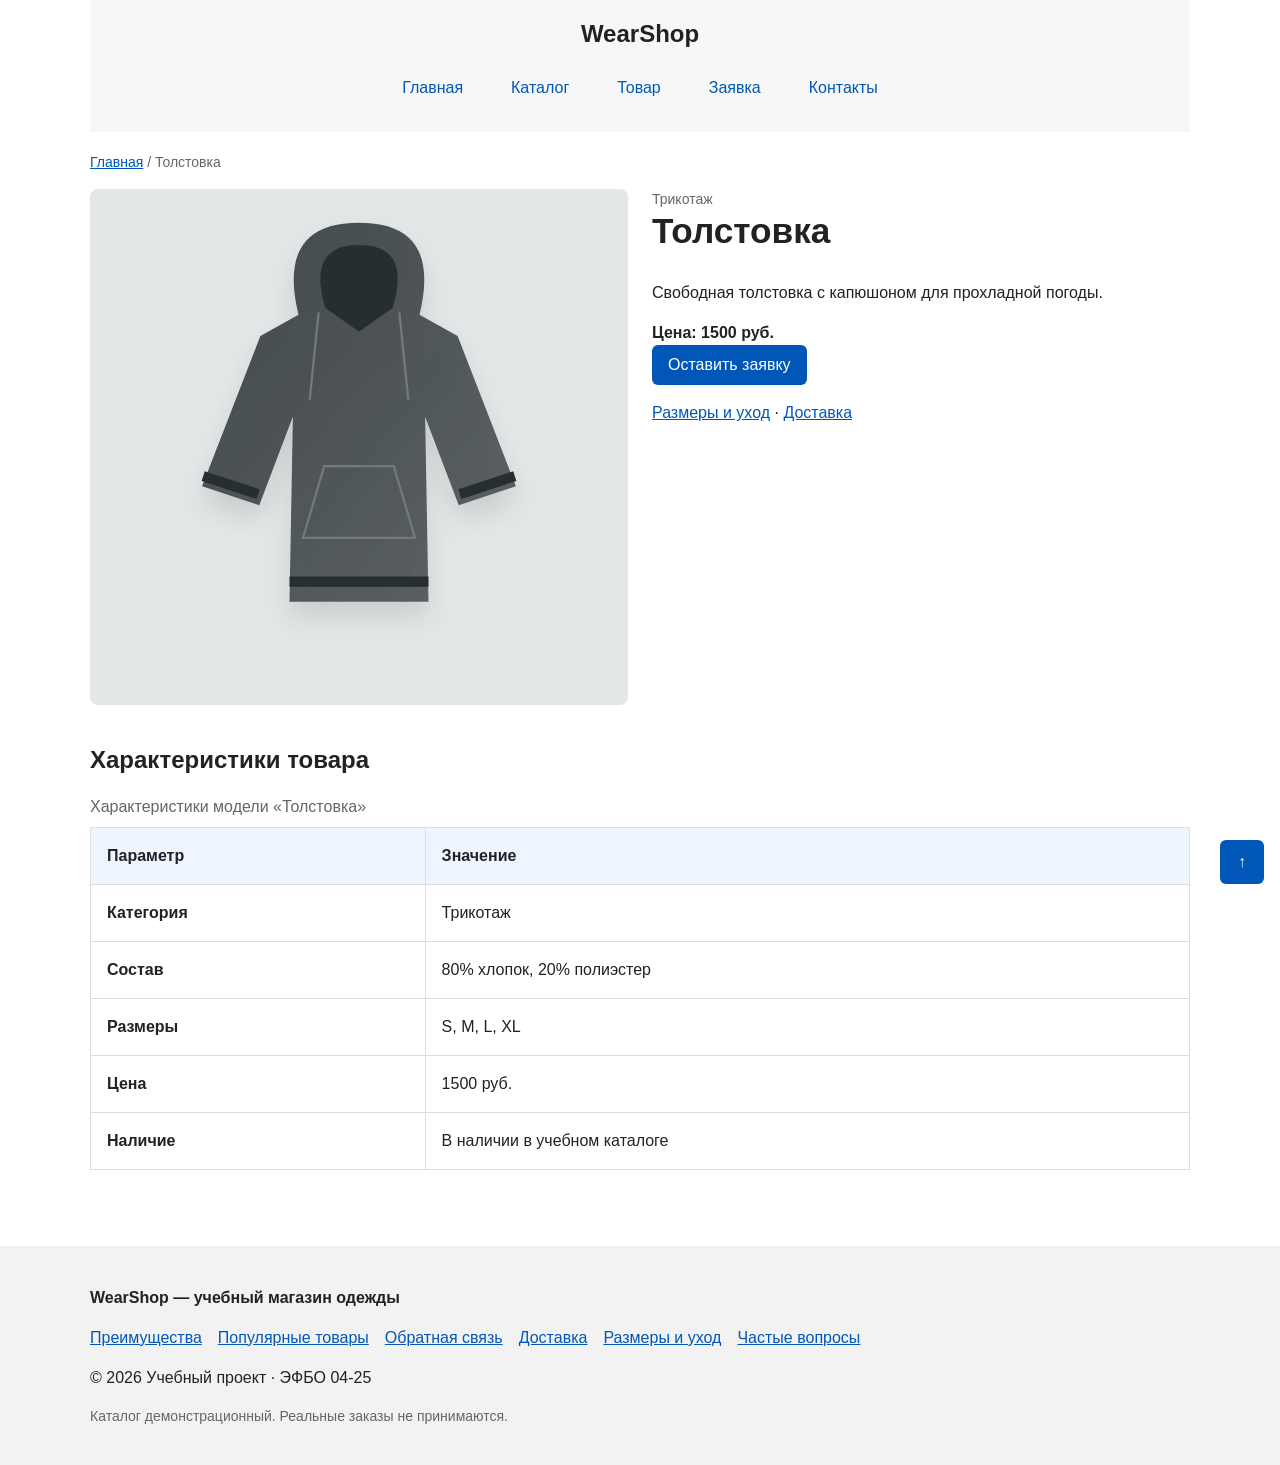
<file: product-hoodie.html>
<!DOCTYPE html>
<html lang="ru">
<head>
  <meta charset="UTF-8">
  <meta name="viewport" content="width=device-width, initial-scale=1.0">
  <meta name="description" content="Свободная толстовка с капюшоном для прохладной погоды.">
  <title>Толстовка — WearShop</title>
  <link rel="stylesheet" href="css/style.css?v=kr1-final">
  <script src="js/main.js?v=kr1-final" defer></script>
</head>
<body id="top">
<a class="skip-link" href="#main">Перейти к содержимому</a>
<header class="site-header"><div class="site-header__inner"><a class="site-header__logo" href="index.html">WearShop</a><nav class="site-nav" aria-label="Основная навигация"><ul class="site-nav__list"><li class="site-nav__item"><a class="site-nav__link" href="index.html">Главная</a></li><li class="site-nav__item"><a class="site-nav__link" href="catalog.html">Каталог</a></li><li class="site-nav__item"><a class="site-nav__link" href="product.html">Товар</a></li><li class="site-nav__item"><a class="site-nav__link" href="order.html">Заявка</a></li><li class="site-nav__item"><a class="site-nav__link" href="contacts.html">Контакты</a></li></ul></nav></div></header>
<main id="main">
<nav class="breadcrumbs" aria-label="Хлебные крошки"><a class="breadcrumbs__link" href="index.html">Главная</a><span class="breadcrumbs__current" aria-current="page">Толстовка</span></nav><section class="section product-detail"><div><img class="product-detail__image" src="images/hoodie.svg" alt="Толстовка" width="480" height="460"></div><div><p class="product-card__category">Трикотаж</p><h1>Толстовка</h1><p>Свободная толстовка с капюшоном для прохладной погоды.</p><p class="product-card__price">Цена: 1500 руб.</p><button class="button button--primary product-card__button" type="button" data-product="Толстовка">Оставить заявку</button><p><a href="sizes.html">Размеры и уход</a> · <a href="delivery.html">Доставка</a></p></div></section><section class="section"><h2 class="section__title">Характеристики товара</h2><div class="table-wrap" tabindex="0" role="region" aria-label="Характеристики товара"><table class="product-table"><caption>Характеристики модели «Толстовка»</caption><thead><tr><th scope="col">Параметр</th><th scope="col">Значение</th></tr></thead><tbody><tr><th scope="row">Категория</th><td>Трикотаж</td></tr><tr><th scope="row">Состав</th><td>80% хлопок, 20% полиэстер</td></tr><tr><th scope="row">Размеры</th><td>S, M, L, XL</td></tr><tr><th scope="row">Цена</th><td>1500 руб.</td></tr><tr><th scope="row">Наличие</th><td>В наличии в учебном каталоге</td></tr></tbody></table></div></section>
<p class="success-message" id="success-message" role="status" tabindex="-1" hidden>Форма успешно отправлена! Учебная демонстрация завершена: данные проверены в браузере, сервер не подключён.</p>
</main>
<footer class="site-footer" id="contacts"><div class="site-footer__inner"><p class="site-footer__title">WearShop — учебный магазин одежды</p><nav class="site-footer__nav" aria-label="Дополнительная навигация"><a href="index.html#advantages">Преимущества</a><a href="index.html#popular">Популярные товары</a><a href="index.html#contacts">Обратная связь</a><a href="delivery.html">Доставка</a><a href="sizes.html">Размеры и уход</a><a href="contacts.html#faq">Частые вопросы</a></nav><p>© 2026 Учебный проект · ЭФБО 04-25</p><p class="site-footer__note">Каталог демонстрационный. Реальные заказы не принимаются.</p></div></footer>
<dialog class="order-dialog" id="order-dialog" aria-labelledby="order-dialog-title"><h2 class="order-dialog__title" id="order-dialog-title">Оформление заявки</h2><form class="order-form" id="order-form" aria-describedby="form-status" action="#" method="post" novalidate>
    <input id="selected-product" name="selected-product" type="hidden">
<p class="order-form__selection">Выбранный товар: <strong id="selected-product-name">Консультация</strong></p>

    <div class="order-form__field">
      <label class="order-form__label" for="order-name">Имя</label>
      <input class="order-form__input"
        id="order-name"
        name="name"
        type="text"
        placeholder="Введите ваше имя" maxlength="80"
        minlength="2"
        autocomplete="given-name"
        required
      >
    </div>

    <div class="order-form__field">
      <label class="order-form__label" for="order-email">E-mail</label>
      <input class="order-form__input"
        id="order-email"
        name="email"
        type="email"
        placeholder="example@mail.ru" maxlength="120"
        autocomplete="email"
        required
      >
    </div>

    <div class="order-form__field">
      <label class="order-form__label" for="order-phone">Телефон</label>
      <input class="order-form__input"
        id="order-phone" aria-describedby="phone-hint"
        name="phone"
        type="tel"
        inputmode="tel"
        placeholder="+7 (900) 000-00-00"
        pattern="^\+7 \(\d{3}\) \d{3}-\d{2}-\d{2}$"
        required
      >
      <small class="order-form__hint" id="phone-hint">Формат: +7 (900) 000-00-00</small>
    </div>

    <div class="order-form__field">
      <label class="order-form__label" for="order-date">Дата связи</label>
      <input class="order-form__input"
        id="order-date"
        name="date"
        type="date"
      >
    </div>

    <div class="order-form__field">
      <label class="order-form__label" for="order-topic">Тема заявки</label>
      <select class="order-form__select" id="order-topic" name="topic" required>
        <option value="">Выберите тему</option>
        <option value="product">Заказ товара</option>
        <option value="consultation">Консультация</option>
        <option value="delivery">Доставка</option>
      </select>
    </div>

    <div class="order-form__field">
      <label class="order-form__label" for="order-comment">Комментарий</label>
      <textarea class="order-form__textarea"
        id="order-comment"
        name="comment"
        rows="4" maxlength="1000"
        placeholder="Укажите дополнительную информацию"
      ></textarea>
    </div>

    <div class="order-form__field order-form__field--checkbox">
      <label class="order-form__label" for="order-agreement">
        <input class="order-form__checkbox"
          id="order-agreement"
          name="agreement"
          type="checkbox"
          required
        >
        Я согласен на обработку данных
      </label>
    </div>

    <div class="order-form__field"><label class="order-form__label" for="order-size">Размер (если выбран товар)</label><select class="order-form__select" id="order-size" name="size"><option value="">Нужна помощь с выбором</option><option>S</option><option>M</option><option>L</option><option>XL</option></select><a href="sizes.html">Посмотреть размерную сетку</a></div><p class="order-form__hint" id="form-status">Учебная форма: используйте тестовые данные. Они проверяются в браузере, но не отправляются продавцу и не сохраняются.</p><div class="order-form__actions">
      <button class="button button--secondary" type="button" id="close-order-dialog">Закрыть</button>
      <button class="button button--primary" type="submit">Отправить заявку</button>
    </div>
  </form></dialog>
<noscript><p class="section">Для открытия модального окна и учебной отправки формы включите JavaScript. Страницы, таблицы и ссылки доступны без него.</p></noscript>
<a class="back-top" href="#top" aria-label="Вернуться наверх">↑</a>
</body>
</html>
</file>
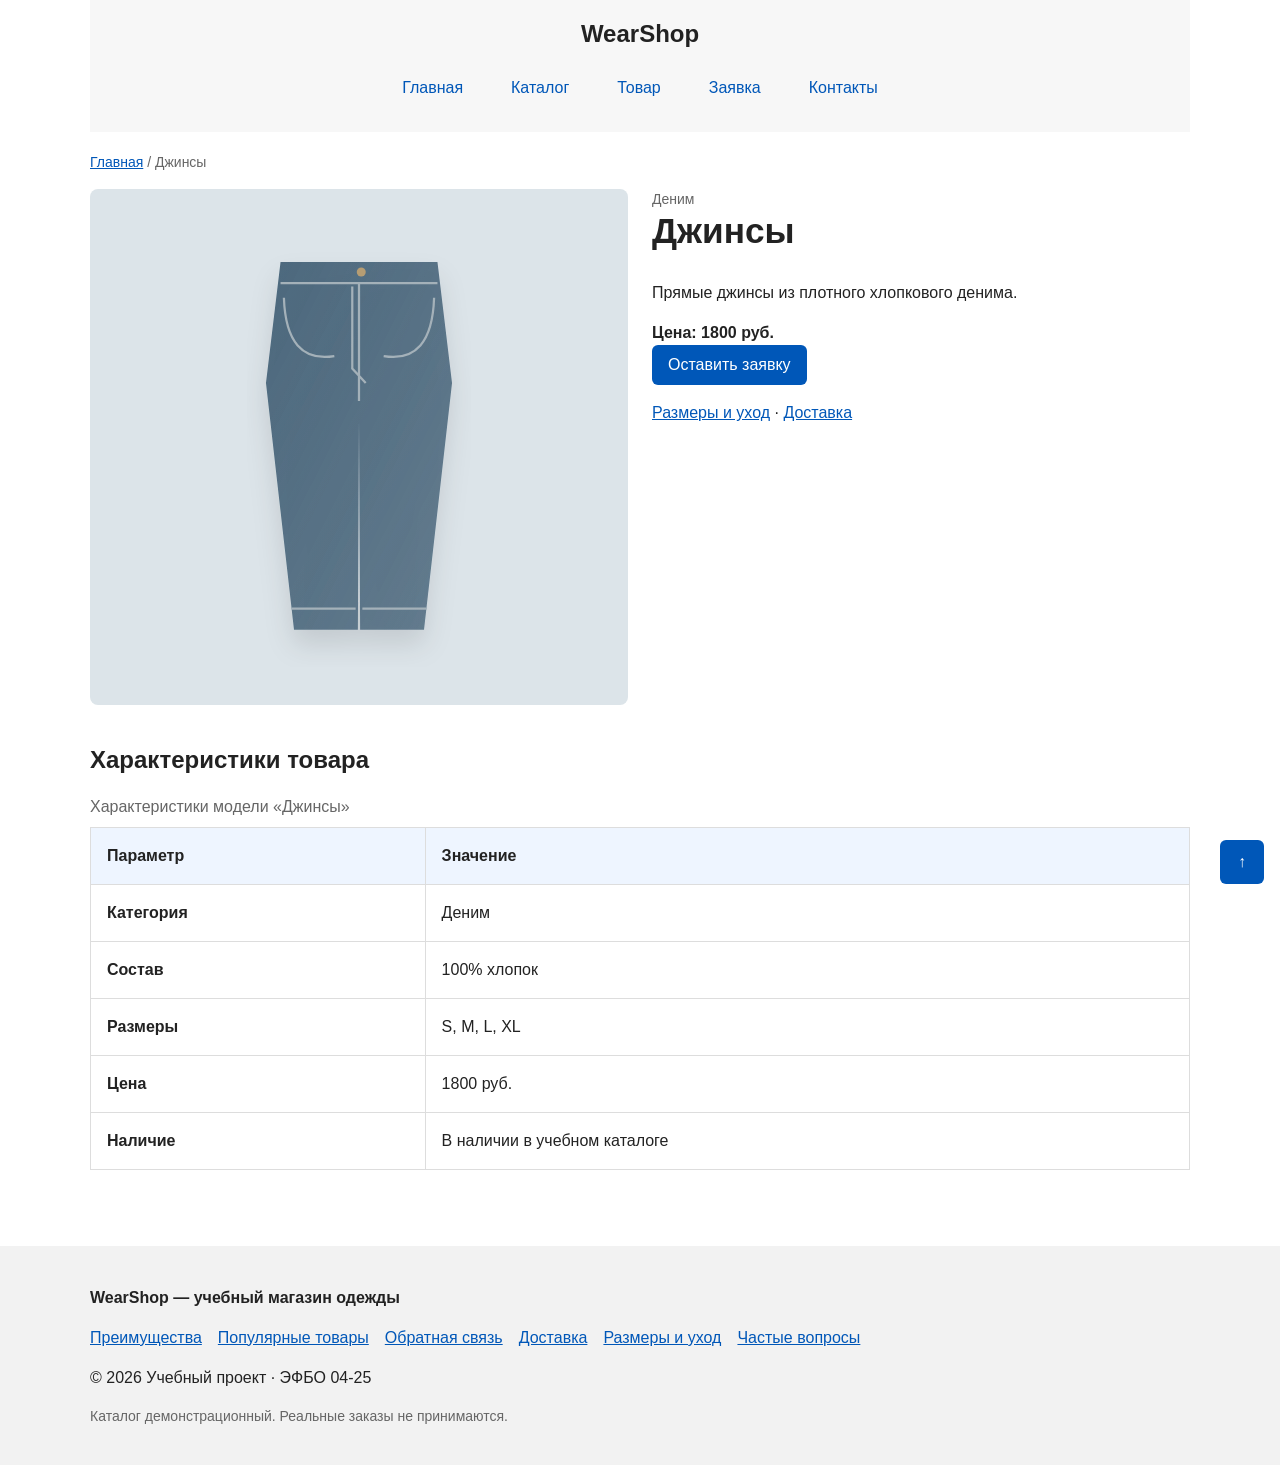
<file: product-jeans.html>
<!DOCTYPE html>
<html lang="ru">
<head>
  <meta charset="UTF-8">
  <meta name="viewport" content="width=device-width, initial-scale=1.0">
  <meta name="description" content="Прямые джинсы из плотного хлопкового денима.">
  <title>Джинсы — WearShop</title>
  <link rel="stylesheet" href="css/style.css?v=kr1-final">
  <script src="js/main.js?v=kr1-final" defer></script>
</head>
<body id="top">
<a class="skip-link" href="#main">Перейти к содержимому</a>
<header class="site-header"><div class="site-header__inner"><a class="site-header__logo" href="index.html">WearShop</a><nav class="site-nav" aria-label="Основная навигация"><ul class="site-nav__list"><li class="site-nav__item"><a class="site-nav__link" href="index.html">Главная</a></li><li class="site-nav__item"><a class="site-nav__link" href="catalog.html">Каталог</a></li><li class="site-nav__item"><a class="site-nav__link" href="product.html">Товар</a></li><li class="site-nav__item"><a class="site-nav__link" href="order.html">Заявка</a></li><li class="site-nav__item"><a class="site-nav__link" href="contacts.html">Контакты</a></li></ul></nav></div></header>
<main id="main">
<nav class="breadcrumbs" aria-label="Хлебные крошки"><a class="breadcrumbs__link" href="index.html">Главная</a><span class="breadcrumbs__current" aria-current="page">Джинсы</span></nav><section class="section product-detail"><div><img class="product-detail__image" src="images/jeans.svg" alt="Джинсы" width="480" height="460"></div><div><p class="product-card__category">Деним</p><h1>Джинсы</h1><p>Прямые джинсы из плотного хлопкового денима.</p><p class="product-card__price">Цена: 1800 руб.</p><button class="button button--primary product-card__button" type="button" data-product="Джинсы">Оставить заявку</button><p><a href="sizes.html">Размеры и уход</a> · <a href="delivery.html">Доставка</a></p></div></section><section class="section"><h2 class="section__title">Характеристики товара</h2><div class="table-wrap" tabindex="0" role="region" aria-label="Характеристики товара"><table class="product-table"><caption>Характеристики модели «Джинсы»</caption><thead><tr><th scope="col">Параметр</th><th scope="col">Значение</th></tr></thead><tbody><tr><th scope="row">Категория</th><td>Деним</td></tr><tr><th scope="row">Состав</th><td>100% хлопок</td></tr><tr><th scope="row">Размеры</th><td>S, M, L, XL</td></tr><tr><th scope="row">Цена</th><td>1800 руб.</td></tr><tr><th scope="row">Наличие</th><td>В наличии в учебном каталоге</td></tr></tbody></table></div></section>
<p class="success-message" id="success-message" role="status" tabindex="-1" hidden>Форма успешно отправлена! Учебная демонстрация завершена: данные проверены в браузере, сервер не подключён.</p>
</main>
<footer class="site-footer" id="contacts"><div class="site-footer__inner"><p class="site-footer__title">WearShop — учебный магазин одежды</p><nav class="site-footer__nav" aria-label="Дополнительная навигация"><a href="index.html#advantages">Преимущества</a><a href="index.html#popular">Популярные товары</a><a href="index.html#contacts">Обратная связь</a><a href="delivery.html">Доставка</a><a href="sizes.html">Размеры и уход</a><a href="contacts.html#faq">Частые вопросы</a></nav><p>© 2026 Учебный проект · ЭФБО 04-25</p><p class="site-footer__note">Каталог демонстрационный. Реальные заказы не принимаются.</p></div></footer>
<dialog class="order-dialog" id="order-dialog" aria-labelledby="order-dialog-title"><h2 class="order-dialog__title" id="order-dialog-title">Оформление заявки</h2><form class="order-form" id="order-form" aria-describedby="form-status" action="#" method="post" novalidate>
    <input id="selected-product" name="selected-product" type="hidden">
<p class="order-form__selection">Выбранный товар: <strong id="selected-product-name">Консультация</strong></p>

    <div class="order-form__field">
      <label class="order-form__label" for="order-name">Имя</label>
      <input class="order-form__input"
        id="order-name"
        name="name"
        type="text"
        placeholder="Введите ваше имя" maxlength="80"
        minlength="2"
        autocomplete="given-name"
        required
      >
    </div>

    <div class="order-form__field">
      <label class="order-form__label" for="order-email">E-mail</label>
      <input class="order-form__input"
        id="order-email"
        name="email"
        type="email"
        placeholder="example@mail.ru" maxlength="120"
        autocomplete="email"
        required
      >
    </div>

    <div class="order-form__field">
      <label class="order-form__label" for="order-phone">Телефон</label>
      <input class="order-form__input"
        id="order-phone" aria-describedby="phone-hint"
        name="phone"
        type="tel"
        inputmode="tel"
        placeholder="+7 (900) 000-00-00"
        pattern="^\+7 \(\d{3}\) \d{3}-\d{2}-\d{2}$"
        required
      >
      <small class="order-form__hint" id="phone-hint">Формат: +7 (900) 000-00-00</small>
    </div>

    <div class="order-form__field">
      <label class="order-form__label" for="order-date">Дата связи</label>
      <input class="order-form__input"
        id="order-date"
        name="date"
        type="date"
      >
    </div>

    <div class="order-form__field">
      <label class="order-form__label" for="order-topic">Тема заявки</label>
      <select class="order-form__select" id="order-topic" name="topic" required>
        <option value="">Выберите тему</option>
        <option value="product">Заказ товара</option>
        <option value="consultation">Консультация</option>
        <option value="delivery">Доставка</option>
      </select>
    </div>

    <div class="order-form__field">
      <label class="order-form__label" for="order-comment">Комментарий</label>
      <textarea class="order-form__textarea"
        id="order-comment"
        name="comment"
        rows="4" maxlength="1000"
        placeholder="Укажите дополнительную информацию"
      ></textarea>
    </div>

    <div class="order-form__field order-form__field--checkbox">
      <label class="order-form__label" for="order-agreement">
        <input class="order-form__checkbox"
          id="order-agreement"
          name="agreement"
          type="checkbox"
          required
        >
        Я согласен на обработку данных
      </label>
    </div>

    <div class="order-form__field"><label class="order-form__label" for="order-size">Размер (если выбран товар)</label><select class="order-form__select" id="order-size" name="size"><option value="">Нужна помощь с выбором</option><option>S</option><option>M</option><option>L</option><option>XL</option></select><a href="sizes.html">Посмотреть размерную сетку</a></div><p class="order-form__hint" id="form-status">Учебная форма: используйте тестовые данные. Они проверяются в браузере, но не отправляются продавцу и не сохраняются.</p><div class="order-form__actions">
      <button class="button button--secondary" type="button" id="close-order-dialog">Закрыть</button>
      <button class="button button--primary" type="submit">Отправить заявку</button>
    </div>
  </form></dialog>
<noscript><p class="section">Для открытия модального окна и учебной отправки формы включите JavaScript. Страницы, таблицы и ссылки доступны без него.</p></noscript>
<a class="back-top" href="#top" aria-label="Вернуться наверх">↑</a>
</body>
</html>
</file>
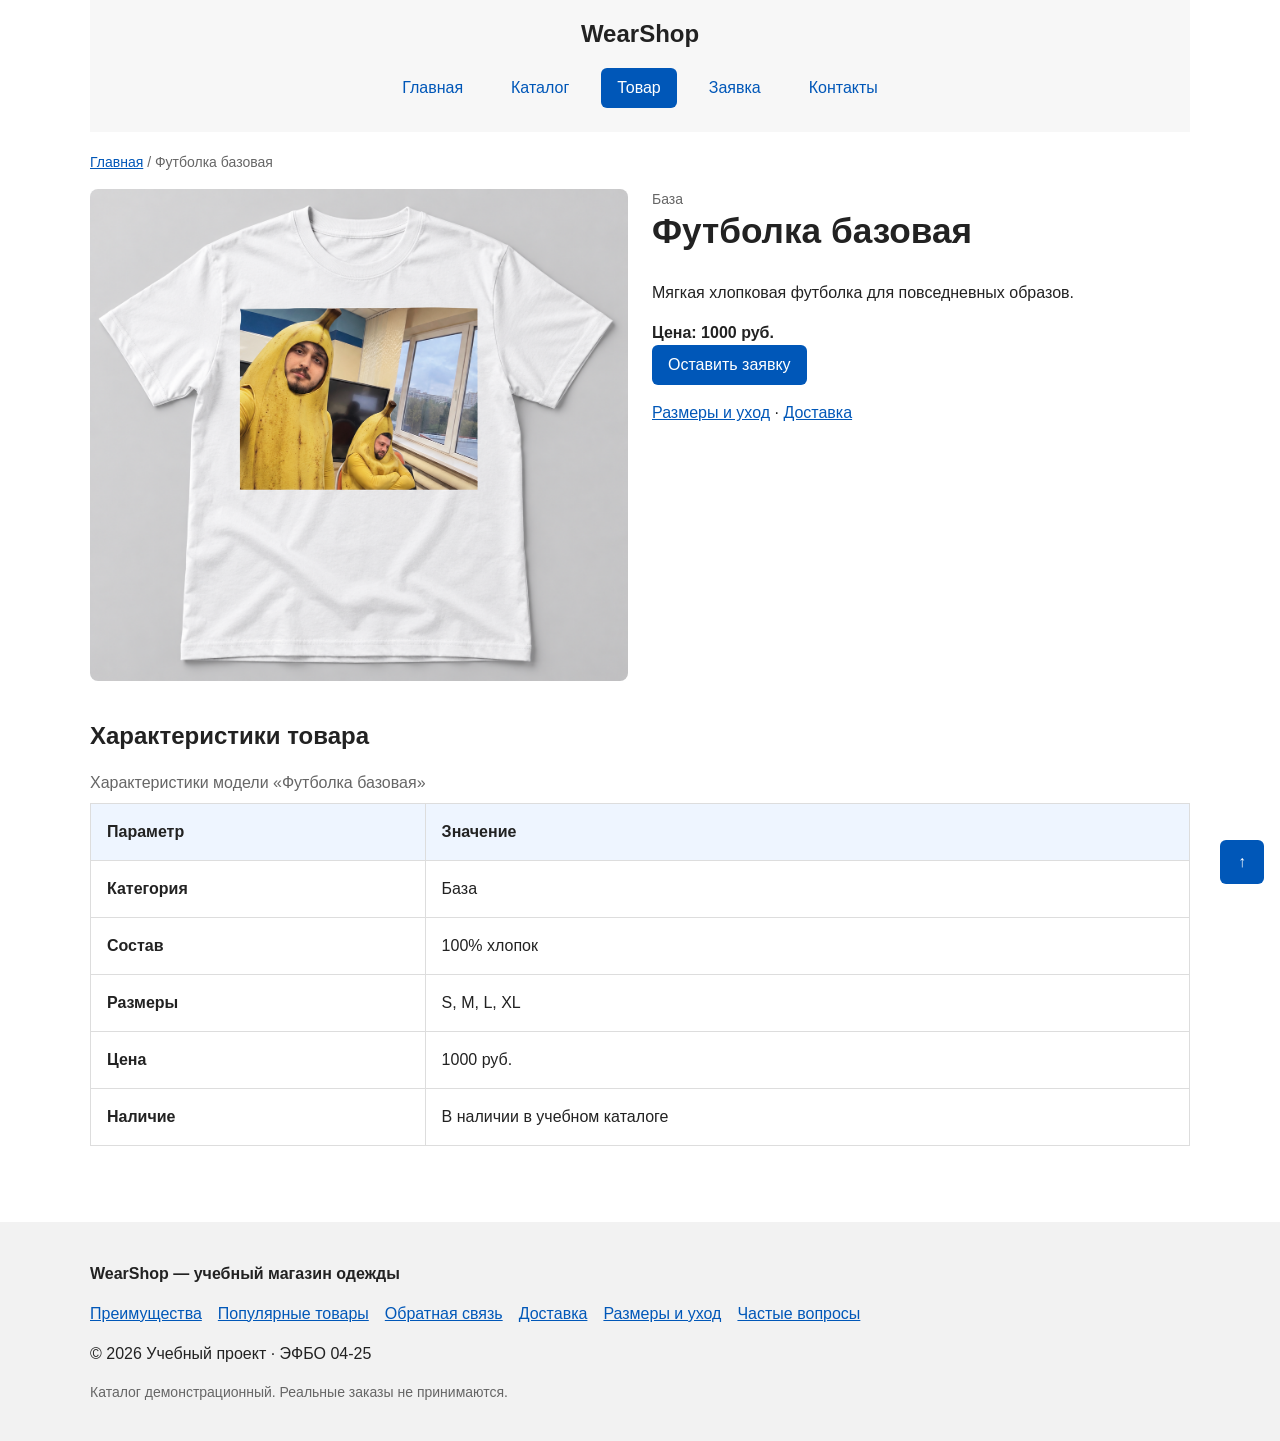
<file: product.html>
<!doctype html>
<html lang="ru">
	<head>
		<meta charset="UTF-8" />
		<meta name="viewport" content="width=device-width, initial-scale=1.0" />
		<meta
			name="description"
			content="Мягкая хлопковая футболка для повседневных образов."
		/>
		<title>Футболка базовая — WearShop</title>
		<link rel="stylesheet" href="css/style.css?v=kr1-final" />
		<script src="js/main.js?v=kr1-final" defer></script>
	</head>
	<body id="top">
		<a class="skip-link" href="#main">Перейти к содержимому</a>
		<header class="site-header">
			<div class="site-header__inner">
				<a class="site-header__logo" href="index.html">WearShop</a>
				<nav class="site-nav" aria-label="Основная навигация">
					<ul class="site-nav__list">
						<li class="site-nav__item">
							<a class="site-nav__link" href="index.html">Главная</a>
						</li>
						<li class="site-nav__item">
							<a class="site-nav__link" href="catalog.html">Каталог</a>
						</li>
						<li class="site-nav__item">
							<a
								class="site-nav__link site-nav__link--active"
								href="product.html"
								aria-current="page"
								>Товар</a
							>
						</li>
						<li class="site-nav__item">
							<a class="site-nav__link" href="order.html">Заявка</a>
						</li>
						<li class="site-nav__item">
							<a class="site-nav__link" href="contacts.html">Контакты</a>
						</li>
					</ul>
				</nav>
			</div>
		</header>
		<main id="main">
			<nav class="breadcrumbs" aria-label="Хлебные крошки">
				<a class="breadcrumbs__link" href="index.html">Главная</a
				><span class="breadcrumbs__current" aria-current="page"
					>Футболка базовая</span
				>
			</nav>
			<section class="section product-detail">
				<div>
					<img
						class="product-detail__image"
						src="images/ChatGPT Image Oct 6, 2026, 03_17_21 PM.png"
						alt="Футболка базовая"
						width="480"
						height="460"
					/>
				</div>
				<div>
					<p class="product-card__category">База</p>
					<h1>Футболка базовая</h1>
					<p>Мягкая хлопковая футболка для повседневных образов.</p>
					<p class="product-card__price">Цена: 1000 руб.</p>
					<button
						class="button button--primary product-card__button"
						type="button"
						data-product="Футболка базовая"
					>
						Оставить заявку
					</button>
					<p>
						<a href="sizes.html">Размеры и уход</a> ·
						<a href="delivery.html">Доставка</a>
					</p>
				</div>
			</section>
			<section class="section">
				<h2 class="section__title">Характеристики товара</h2>
				<div
					class="table-wrap"
					tabindex="0"
					role="region"
					aria-label="Характеристики товара"
				>
					<table class="product-table">
						<caption>
							Характеристики модели «Футболка базовая»
						</caption>
						<thead>
							<tr>
								<th scope="col">Параметр</th>
								<th scope="col">Значение</th>
							</tr>
						</thead>
						<tbody>
							<tr>
								<th scope="row">Категория</th>
								<td>База</td>
							</tr>
							<tr>
								<th scope="row">Состав</th>
								<td>100% хлопок</td>
							</tr>
							<tr>
								<th scope="row">Размеры</th>
								<td>S, M, L, XL</td>
							</tr>
							<tr>
								<th scope="row">Цена</th>
								<td>1000 руб.</td>
							</tr>
							<tr>
								<th scope="row">Наличие</th>
								<td>В наличии в учебном каталоге</td>
							</tr>
						</tbody>
					</table>
				</div>
			</section>
			<p
				class="success-message"
				id="success-message"
				role="status"
				tabindex="-1"
				hidden
			>
				Форма успешно отправлена! Учебная демонстрация завершена: данные
				проверены в браузере, сервер не подключён.
			</p>
		</main>
		<footer class="site-footer" id="contacts">
			<div class="site-footer__inner">
				<p class="site-footer__title">WearShop — учебный магазин одежды</p>
				<nav class="site-footer__nav" aria-label="Дополнительная навигация">
					<a href="index.html#advantages">Преимущества</a
					><a href="index.html#popular">Популярные товары</a
					><a href="index.html#contacts">Обратная связь</a
					><a href="delivery.html">Доставка</a
					><a href="sizes.html">Размеры и уход</a
					><a href="contacts.html#faq">Частые вопросы</a>
				</nav>
				<p>© 2026 Учебный проект · ЭФБО 04-25</p>
				<p class="site-footer__note">
					Каталог демонстрационный. Реальные заказы не принимаются.
				</p>
			</div>
		</footer>
		<dialog
			class="order-dialog"
			id="order-dialog"
			aria-labelledby="order-dialog-title"
		>
			<h2 class="order-dialog__title" id="order-dialog-title">
				Оформление заявки
			</h2>
			<form
				class="order-form"
				id="order-form"
				aria-describedby="form-status"
				action="#"
				method="post"
				novalidate
			>
				<input id="selected-product" name="selected-product" type="hidden" />
				<p class="order-form__selection">
					Выбранный товар:
					<strong id="selected-product-name">Консультация</strong>
				</p>

				<div class="order-form__field">
					<label class="order-form__label" for="order-name">Имя</label>
					<input
						class="order-form__input"
						id="order-name"
						name="name"
						type="text"
						placeholder="Введите ваше имя"
						maxlength="80"
						minlength="2"
						autocomplete="given-name"
						required
					/>
				</div>

				<div class="order-form__field">
					<label class="order-form__label" for="order-email">E-mail</label>
					<input
						class="order-form__input"
						id="order-email"
						name="email"
						type="email"
						placeholder="example@mail.ru"
						maxlength="120"
						autocomplete="email"
						required
					/>
				</div>

				<div class="order-form__field">
					<label class="order-form__label" for="order-phone">Телефон</label>
					<input
						class="order-form__input"
						id="order-phone"
						aria-describedby="phone-hint"
						name="phone"
						type="tel"
						inputmode="tel"
						placeholder="+7 (900) 000-00-00"
						pattern="^\+7 \(\d{3}\) \d{3}-\d{2}-\d{2}$"
						required
					/>
					<small class="order-form__hint" id="phone-hint"
						>Формат: +7 (900) 000-00-00</small
					>
				</div>

				<div class="order-form__field">
					<label class="order-form__label" for="order-date">Дата связи</label>
					<input
						class="order-form__input"
						id="order-date"
						name="date"
						type="date"
					/>
				</div>

				<div class="order-form__field">
					<label class="order-form__label" for="order-topic">Тема заявки</label>
					<select
						class="order-form__select"
						id="order-topic"
						name="topic"
						required
					>
						<option value="">Выберите тему</option>
						<option value="product">Заказ товара</option>
						<option value="consultation">Консультация</option>
						<option value="delivery">Доставка</option>
					</select>
				</div>

				<div class="order-form__field">
					<label class="order-form__label" for="order-comment"
						>Комментарий</label
					>
					<textarea
						class="order-form__textarea"
						id="order-comment"
						name="comment"
						rows="4"
						maxlength="1000"
						placeholder="Укажите дополнительную информацию"
					></textarea>
				</div>

				<div class="order-form__field order-form__field--checkbox">
					<label class="order-form__label" for="order-agreement">
						<input
							class="order-form__checkbox"
							id="order-agreement"
							name="agreement"
							type="checkbox"
							required
						/>
						Я согласен на обработку данных
					</label>
				</div>

				<div class="order-form__field">
					<label class="order-form__label" for="order-size"
						>Размер (если выбран товар)</label
					><select class="order-form__select" id="order-size" name="size">
						<option value="">Нужна помощь с выбором</option>
						<option>S</option>
						<option>M</option>
						<option>L</option>
						<option>XL</option></select
					><a href="sizes.html">Посмотреть размерную сетку</a>
				</div>
				<p class="order-form__hint" id="form-status">
					Учебная форма: используйте тестовые данные. Они проверяются в
					браузере, но не отправляются продавцу и не сохраняются.
				</p>
				<div class="order-form__actions">
					<button
						class="button button--secondary"
						type="button"
						id="close-order-dialog"
					>
						Закрыть
					</button>
					<button class="button button--primary" type="submit">
						Отправить заявку
					</button>
				</div>
			</form>
		</dialog>
		<noscript
			><p class="section">
				Для открытия модального окна и учебной отправки формы включите
				JavaScript. Страницы, таблицы и ссылки доступны без него.
			</p></noscript
		>
		<a class="back-top" href="#top" aria-label="Вернуться наверх">↑</a>
	</body>
</html>
</file>
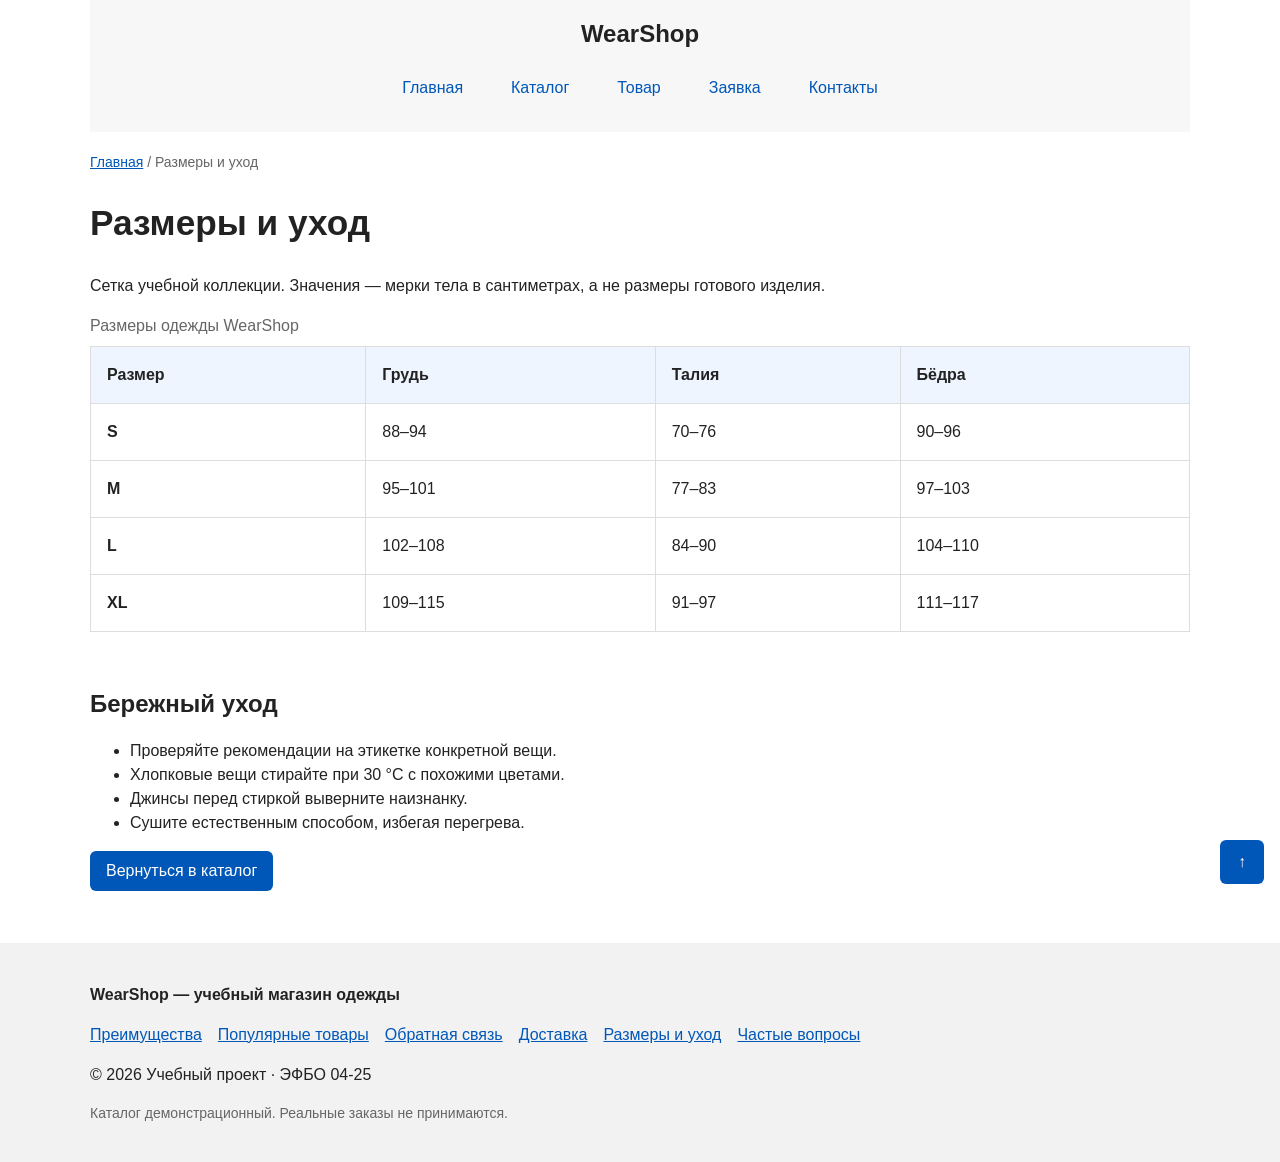
<file: sizes.html>
<!DOCTYPE html>
<html lang="ru">
<head>
  <meta charset="UTF-8">
  <meta name="viewport" content="width=device-width, initial-scale=1.0">
  <meta name="description" content="Размерная сетка S–XL и простые рекомендации по уходу за одеждой.">
  <title>Размеры и уход — WearShop</title>
  <link rel="stylesheet" href="css/style.css?v=kr1-final">
  <script src="js/main.js?v=kr1-final" defer></script>
</head>
<body id="top">
<a class="skip-link" href="#main">Перейти к содержимому</a>
<header class="site-header"><div class="site-header__inner"><a class="site-header__logo" href="index.html">WearShop</a><nav class="site-nav" aria-label="Основная навигация"><ul class="site-nav__list"><li class="site-nav__item"><a class="site-nav__link" href="index.html">Главная</a></li><li class="site-nav__item"><a class="site-nav__link" href="catalog.html">Каталог</a></li><li class="site-nav__item"><a class="site-nav__link" href="product.html">Товар</a></li><li class="site-nav__item"><a class="site-nav__link" href="order.html">Заявка</a></li><li class="site-nav__item"><a class="site-nav__link" href="contacts.html">Контакты</a></li></ul></nav></div></header>
<main id="main">
<nav class="breadcrumbs" aria-label="Хлебные крошки"><a class="breadcrumbs__link" href="index.html">Главная</a><span class="breadcrumbs__current" aria-current="page">Размеры и уход</span></nav><section class="section"><h1>Размеры и уход</h1><p>Сетка учебной коллекции. Значения — мерки тела в сантиметрах, а не размеры готового изделия.</p><div class="table-wrap" tabindex="0" role="region" aria-label="Размерная сетка"><table class="product-table"><caption>Размеры одежды WearShop</caption><thead><tr><th scope="col">Размер</th><th scope="col">Грудь</th><th scope="col">Талия</th><th scope="col">Бёдра</th></tr></thead><tbody><tr><th scope="row">S</th><td>88–94</td><td>70–76</td><td>90–96</td></tr><tr><th scope="row">M</th><td>95–101</td><td>77–83</td><td>97–103</td></tr><tr><th scope="row">L</th><td>102–108</td><td>84–90</td><td>104–110</td></tr><tr><th scope="row">XL</th><td>109–115</td><td>91–97</td><td>111–117</td></tr></tbody></table></div></section><section class="section"><h2 class="section__title">Бережный уход</h2><ul><li>Проверяйте рекомендации на этикетке конкретной вещи.</li><li>Хлопковые вещи стирайте при 30 °C с похожими цветами.</li><li>Джинсы перед стиркой выверните наизнанку.</li><li>Сушите естественным способом, избегая перегрева.</li></ul><a class="button button--primary" href="catalog.html">Вернуться в каталог</a></section>
<p class="success-message" id="success-message" role="status" tabindex="-1" hidden>Форма успешно отправлена! Учебная демонстрация завершена: данные проверены в браузере, сервер не подключён.</p>
</main>
<footer class="site-footer" id="contacts"><div class="site-footer__inner"><p class="site-footer__title">WearShop — учебный магазин одежды</p><nav class="site-footer__nav" aria-label="Дополнительная навигация"><a href="index.html#advantages">Преимущества</a><a href="index.html#popular">Популярные товары</a><a href="index.html#contacts">Обратная связь</a><a href="delivery.html">Доставка</a><a href="sizes.html">Размеры и уход</a><a href="contacts.html#faq">Частые вопросы</a></nav><p>© 2026 Учебный проект · ЭФБО 04-25</p><p class="site-footer__note">Каталог демонстрационный. Реальные заказы не принимаются.</p></div></footer>
<dialog class="order-dialog" id="order-dialog" aria-labelledby="order-dialog-title"><h2 class="order-dialog__title" id="order-dialog-title">Оформление заявки</h2><form class="order-form" id="order-form" aria-describedby="form-status" action="#" method="post" novalidate>
    <input id="selected-product" name="selected-product" type="hidden">
<p class="order-form__selection">Выбранный товар: <strong id="selected-product-name">Консультация</strong></p>

    <div class="order-form__field">
      <label class="order-form__label" for="order-name">Имя</label>
      <input class="order-form__input"
        id="order-name"
        name="name"
        type="text"
        placeholder="Введите ваше имя" maxlength="80"
        minlength="2"
        autocomplete="given-name"
        required
      >
    </div>

    <div class="order-form__field">
      <label class="order-form__label" for="order-email">E-mail</label>
      <input class="order-form__input"
        id="order-email"
        name="email"
        type="email"
        placeholder="example@mail.ru" maxlength="120"
        autocomplete="email"
        required
      >
    </div>

    <div class="order-form__field">
      <label class="order-form__label" for="order-phone">Телефон</label>
      <input class="order-form__input"
        id="order-phone" aria-describedby="phone-hint"
        name="phone"
        type="tel"
        inputmode="tel"
        placeholder="+7 (900) 000-00-00"
        pattern="^\+7 \(\d{3}\) \d{3}-\d{2}-\d{2}$"
        required
      >
      <small class="order-form__hint" id="phone-hint">Формат: +7 (900) 000-00-00</small>
    </div>

    <div class="order-form__field">
      <label class="order-form__label" for="order-date">Дата связи</label>
      <input class="order-form__input"
        id="order-date"
        name="date"
        type="date"
      >
    </div>

    <div class="order-form__field">
      <label class="order-form__label" for="order-topic">Тема заявки</label>
      <select class="order-form__select" id="order-topic" name="topic" required>
        <option value="">Выберите тему</option>
        <option value="product">Заказ товара</option>
        <option value="consultation">Консультация</option>
        <option value="delivery">Доставка</option>
      </select>
    </div>

    <div class="order-form__field">
      <label class="order-form__label" for="order-comment">Комментарий</label>
      <textarea class="order-form__textarea"
        id="order-comment"
        name="comment"
        rows="4" maxlength="1000"
        placeholder="Укажите дополнительную информацию"
      ></textarea>
    </div>

    <div class="order-form__field order-form__field--checkbox">
      <label class="order-form__label" for="order-agreement">
        <input class="order-form__checkbox"
          id="order-agreement"
          name="agreement"
          type="checkbox"
          required
        >
        Я согласен на обработку данных
      </label>
    </div>

    <div class="order-form__field"><label class="order-form__label" for="order-size">Размер (если выбран товар)</label><select class="order-form__select" id="order-size" name="size"><option value="">Нужна помощь с выбором</option><option>S</option><option>M</option><option>L</option><option>XL</option></select><a href="sizes.html">Посмотреть размерную сетку</a></div><p class="order-form__hint" id="form-status">Учебная форма: используйте тестовые данные. Они проверяются в браузере, но не отправляются продавцу и не сохраняются.</p><div class="order-form__actions">
      <button class="button button--secondary" type="button" id="close-order-dialog">Закрыть</button>
      <button class="button button--primary" type="submit">Отправить заявку</button>
    </div>
  </form></dialog>
<noscript><p class="section">Для открытия модального окна и учебной отправки формы включите JavaScript. Страницы, таблицы и ссылки доступны без него.</p></noscript>
<a class="back-top" href="#top" aria-label="Вернуться наверх">↑</a>
</body>
</html>
</file>
<file: css/style.css>
/* 1. Переменные проекта */
:root {
  /* Основные цвета проекта */
  --color-bg: #ffffff;
  --color-text: #222222;
  --color-muted: #666666;
  --color-primary: #0057b8;
  --color-primary-dark: #003f86;
  --color-border: #dddddd;
  --color-surface: #f7f7f7;
  --color-surface-accent: #eef5ff;
  --color-danger: #b00020;
  --color-success: #168a2f;
  --color-success-bg: #eefaf0;
  --color-white: #ffffff;

  /* Отступы */
  --space-xs: 4px;
  --space-sm: 8px;
  --space-md: 16px;
  --space-lg: 24px;
  --space-xl: 32px;

  /* Скругления */
  --radius-sm: 6px;
  --radius-md: 8px;
  --radius-lg: 12px;

  /* Размеры */
  --container-width: 1100px;
}

/* 2. Базовые стили */
body {
  margin: 0;
  font-family: Arial, sans-serif;
  line-height: 1.5;
  color: var(--color-text);
  background-color: var(--color-bg);
}

* {
  box-sizing: border-box;
}

main {
  padding: var(--space-lg);
}

header {
  background-color: var(--color-surface);
}

footer {
  background-color: var(--color-surface);
}

html {
  scroll-behavior: smooth;
}

/* 3. Общие элементы интерфейса */
.button {
  display: inline-block;
  padding: 10px 16px;
  color: #ffffff;
  background-color: #0057b8;
  text-decoration: none;
  border-radius: 6px;
}

.button:hover {
  background-color: #003f86;
}

a {
  color: var(--color-primary);
}

a:hover {
  color: var(--color-primary-dark);
}

a:focus-visible {
  outline: 2px solid var(--color-primary);
  outline-offset: 3px;
}

.button {
  display: inline-block;
  padding: var(--space-sm) var(--space-md);
  border: none;
  border-radius: var(--radius-sm);
  font: inherit;
  text-decoration: none;
  cursor: pointer;
}

.button:hover {
  background-color: var(--color-primary-dark);
}

.button:focus-visible {
  outline: 2px solid var(--color-primary);
  outline-offset: 3px;
}

.button:disabled {
  opacity: 0.6;
  cursor: not-allowed;
}

.button--primary {
  color: var(--color-white);
  background-color: var(--color-primary);
}

.button--primary:hover {
  background-color: var(--color-primary-dark);
}

.button--secondary {
  color: var(--color-primary);
  background-color: transparent;
  border: 1px solid var(--color-primary);
}

.button--secondary:hover {
  color: var(--color-white);
  background-color: var(--color-primary);
}

.button:disabled,
.button--disabled {
  opacity: 0.6;
  cursor: not-allowed;
}

/* 4. Компоненты страницы */
* {
  box-sizing: border-box;
}

body {
  margin: 0;
  font-family: Arial, sans-serif;
  line-height: 1.5;
  color: #222222;
  background-color: #ffffff;
}

main {
  padding: 20px;
}

header {
  background-color: #f2f2f2;
}

footer {
  background-color: #f2f2f2;
}

.site-header {
  max-width: 1100px;
  margin: 0 auto;
}

.site-header__logo {
  font-weight: bold;
  text-decoration: none;
  color: #222222;
}

.site-nav__list {
  padding: 0;
  margin: 16px 0 0;
  list-style: none;
}

.site-nav__item {
  margin-bottom: 8px;
}

.site-nav__link {
  color: #0057b8;
  text-decoration: none;
}

.site-nav__link:hover {
  text-decoration: underline;
}

.hero {
  max-width: 1100px;
  margin: 0 auto 32px;
  padding: 32px 20px;
  background-color: #eef5ff;
  border-radius: 12px;
}

.section {
  max-width: 1100px;
  margin: 0 auto 32px;
}

.section__title {
  margin-top: 0;
}

.product-card {
  margin-bottom: 16px;
  padding: 16px;
  border: 1px solid #dddddd;
  border-radius: 8px;
  background-color: #ffffff;
}

.product-card__title {
  margin-top: 0;
}

.aside-info {
  max-width: 1100px;
  margin: 0 auto 32px;
  padding: 16px;
  border-left: 4px solid #0057b8;
  background-color: #f7f7f7;
}

.hero {
  max-width: var(--container-width);
  margin: 0 auto var(--space-xl);
  padding: var(--space-xl) var(--space-lg);
  background-color: var(--color-surface-accent);
  border-radius: var(--radius-lg);
}

.section {
  max-width: var(--container-width);
  margin: 0 auto var(--space-xl);
}

.section__title {
  margin-top: 0;
}

.product-card {
  display: flex;
  flex-direction: column;
  gap: var(--space-sm);
  padding: var(--space-md);
  border: 1px solid var(--color-border);
  border-radius: var(--radius-md);
  background-color: var(--color-bg);
}

.product-card:hover {
  border-color: var(--color-primary);
}

.product-card__title {
  margin: 0;
  color: var(--color-text);
}

.aside-info {
  max-width: var(--container-width);
  margin: 0 auto var(--space-xl);
  padding: var(--space-md);
  border-left: 4px solid var(--color-primary);
  background-color: var(--color-surface);
}

.breadcrumbs {
  max-width: var(--container-width);
  margin: 0 auto var(--space-md);
  font-size: 14px;
  color: var(--color-muted);
}

.breadcrumbs__link {
  color: var(--color-primary);
}

.breadcrumbs__current::before {
  content: " / ";
  color: var(--color-muted);
}

:target {
  outline: 2px dashed var(--color-primary);
  outline-offset: 4px;
}

.site-nav__list {
  display: flex;
  flex-wrap: wrap;
  justify-content: center;
  align-items: center;
  gap: var(--space-md);
  padding: 0;
  margin: var(--space-md) 0 0;
  list-style: none;
}

.site-nav__link {
  display: inline-block;
  padding: var(--space-sm) var(--space-md);
  color: var(--color-primary);
  text-decoration: none;
  border-radius: var(--radius-sm);
}

.site-nav__link:hover {
  color: var(--color-white);
  background-color: var(--color-primary);
}

.products-grid {
  display: grid;
  grid-template-columns: repeat(3, 1fr);
  gap: var(--space-lg);
}

.product-card__button {
  margin-top: auto;
  align-self: flex-start;
}

.catalog-layout {
  max-width: var(--container-width);
  margin: 0 auto var(--space-xl);
  display: grid;
  grid-template-columns: 260px 1fr;
  grid-template-areas: "filters products";
  gap: var(--space-lg);
}

.catalog-filters {
  grid-area: filters;
  padding: var(--space-md);
  border: 1px solid var(--color-border);
  border-radius: var(--radius-md);
  background-color: var(--color-surface);
}

.catalog-products {
  grid-area: products;
}

.filters-form {
  display: grid;
  gap: var(--space-md);
}

.filters-form fieldset {
  margin: 0;
  padding: var(--space-md);
  border: 1px solid var(--color-border);
  border-radius: var(--radius-sm);
}

.filters-form legend {
  font-weight: 700;
}

.filters-form label {
  display: block;
  margin-bottom: var(--space-sm);
}

.filters-form input[type="number"] {
  width: 100%;
  padding: 8px 10px;
  border: 1px solid var(--color-border);
  border-radius: var(--radius-sm);
  font: inherit;
}

.site-header {
  background-color: var(--color-surface);
}

.site-header__inner {
  max-width: var(--container-width);
  margin: 0 auto;
  padding: var(--space-lg);
}

.site-header__logo {
  font-weight: 700;
  color: var(--color-text);
  text-decoration: none;
}

.site-nav__link:focus-visible {
  outline: 2px solid var(--color-primary);
  outline-offset: 3px;
}

.site-nav__link--active {
  color: var(--color-white);
  background-color: var(--color-primary);
}

.product-card--featured {
  border-color: var(--color-primary);
}

.product-card--discount {
  border-color: var(--color-danger);
}

.product-card__description {
  margin: 0;
  color: var(--color-muted);
}

.product-card__price {
  margin: 0;
  font-weight: 700;
}

.product-card--discount .product-card__price {
  color: var(--color-danger);
}

/* 5. Форма и модальное окно */
.order-dialog {
  width: min(100% - 32px, 560px);
  padding: 24px;
  border: none;
  border-radius: 12px;
}

.order-dialog::backdrop {
  background-color: rgba(0, 0, 0, 0.5);
}

.order-form__field {
  margin-bottom: 16px;
}

.order-form__label {
  display: block;
  margin-bottom: 6px;
}

.order-form__input,
.order-form__select,
.order-form__textarea {
  width: 100%;
  padding: 10px 12px;
  border: 1px solid #cccccc;
  border-radius: 6px;
  font: inherit;
}

.order-form__checkbox {
  width: auto;
}

.order-form__hint {
  display: block;
  margin-top: 4px;
  color: #666666;
}

.order-form__input:focus-visible,
.order-form__select:focus-visible,
.order-form__textarea:focus-visible,
.order-form__actions .button:focus-visible {
  outline: 2px solid #0057b8;
  outline-offset: 2px;
}

[aria-invalid="true"] {
  border-color: #b00020;
}

.order-form__actions {
  display: flex;
  gap: 12px;
  margin-top: 20px;
}

.success-message {
  max-width: 1100px;
  margin: 24px auto;
  padding: 16px;
  border-left: 4px solid #168a2f;
  background-color: #eefaf0;
}

.order-dialog {
  width: min(100% - 32px, 560px);
  padding: var(--space-lg);
  border: none;
  border-radius: var(--radius-lg);
}

.order-dialog::backdrop {
  background-color: rgba(0, 0, 0, 0.5);
}

.order-form__field {
  margin-bottom: var(--space-md);
}

.order-form__label {
  display: block;
  margin-bottom: var(--space-xs);
}

.order-form__input,
.order-form__select,
.order-form__textarea {
  width: 100%;
  padding: 10px 12px;
  border: 1px solid var(--color-border);
  border-radius: var(--radius-sm);
  font: inherit;
}

.order-form__checkbox {
  width: auto;
}

.order-form__hint {
  display: block;
  margin-top: var(--space-xs);
  color: var(--color-muted);
}

.order-form__input:hover,
.order-form__select:hover,
.order-form__textarea:hover {
  border-color: var(--color-primary);
}

.order-form__input:focus-visible,
.order-form__select:focus-visible,
.order-form__textarea:focus-visible,
.order-form__actions .button:focus-visible {
  outline: 2px solid var(--color-primary);
  outline-offset: 3px;
}

[aria-invalid="true"] {
  border-color: var(--color-danger);
}

.success-message {
  max-width: var(--container-width);
  margin: var(--space-lg) auto;
  padding: var(--space-md);
  border-left: 4px solid var(--color-success);
  background-color: var(--color-success-bg);
}

.order-form__input:focus-visible,
.order-form__select:focus-visible,
.order-form__textarea:focus-visible {
  outline: 2px solid var(--color-primary);
  outline-offset: 3px;
}

.order-form__actions {
  display: flex;
  gap: var(--space-md);
  margin-top: var(--space-lg);
}

.order-dialog__title {
  margin-top: 0;
}

/* 6. Самостоятельные дополнения к базовым примерам */
[hidden] { display: none !important; }
body { font-size: 16px; }
h1 { font-size: 2.2rem; line-height: 1.2; }
h2 { line-height: 1.3; }
.site-header__logo { font-size: 1.5rem; display: block; text-align: center; }
.site-header__inner { padding: var(--space-md) var(--space-lg); }
.site-footer { padding: var(--space-lg); }
.site-footer__inner { max-width: var(--container-width); margin: 0 auto; }
.site-footer__title { font-weight: 700; }
.site-footer__nav { display: flex; flex-wrap: wrap; gap: var(--space-md); }
.site-footer__note { color: var(--color-muted); font-size: .875rem; }
.hero__eyebrow { color: var(--color-primary); font-weight: 700; }
.hero__title { margin-top: 0; }
.hero__text { max-width: 42rem; }
.hero .button { margin: var(--space-xs) var(--space-sm) var(--space-xs) 0; }
.product-card { position: relative; min-width: 0; }
.product-card__image { width: 100%; height: auto; display: block; border-radius: var(--radius-sm); }
.product-card__badge { position: absolute; top: var(--space-lg); right: var(--space-lg); padding: var(--space-xs) var(--space-sm); color: var(--color-white); background: var(--color-primary); border-radius: var(--radius-sm); font-size: .875rem; }
.product-card--new .product-card__badge { background: var(--color-success); }
.product-card--discount .product-card__badge { background: var(--color-danger); }
.product-card__category { margin: 0; color: var(--color-muted); font-size: .875rem; }
.product-card__old-price { color: var(--color-muted); font-weight: 400; font-size: .875rem; }
.product-card__details { margin-bottom: var(--space-sm); }
.product-detail { display: grid; grid-template-columns: 1fr 1fr; gap: var(--space-lg); align-items: start; }
.product-detail__image { width: 100%; height: auto; border-radius: var(--radius-md); }
.product-detail h1 { margin-top: 0; }
.catalog-layout { grid-template-columns: 260px minmax(0, 1fr); }
.catalog-filters { position: sticky; top: var(--space-lg); align-self: start; }
.catalog-products { min-width: 0; }
.catalog-products .products-grid { grid-template-columns: repeat(2, minmax(0, 1fr)); }
.filters-form__hint { color: var(--color-muted); font-size: .875rem; margin: 0; }
.order-dialog { max-height: 85vh; overflow-y: auto; }
.order-form__checkbox { width: auto; accent-color: var(--color-primary); }
.order-form__textarea { resize: vertical; }
.order-form__selection { padding: var(--space-sm); background: var(--color-surface-accent); border-radius: var(--radius-sm); }
.order-form__actions { flex-wrap: wrap; }
.order-page { max-width: 680px; }
.order-form__label { font-weight: 600; }
.order-form__hint { color: var(--color-muted); font-size: .875rem; }
.order-form__select:focus-visible, .order-form__checkbox:focus-visible { outline: 2px solid var(--color-primary); outline-offset: 3px; }
.order-form__select[aria-invalid="true"] { border-color: var(--color-danger); }
.table-wrap { max-width: 100%; overflow-x: auto; }
.product-table { width: 100%; border-collapse: collapse; margin-bottom: var(--space-lg); }
.product-table caption { text-align: left; color: var(--color-muted); padding-bottom: var(--space-sm); }
.product-table th, .product-table td { padding: var(--space-md); text-align: left; border: 1px solid var(--color-border); }
.product-table thead { background: var(--color-surface-accent); }
.faq { border: 1px solid var(--color-border); border-radius: var(--radius-sm); padding: var(--space-md); margin-bottom: var(--space-sm); }
.faq__question { cursor: pointer; font-weight: 600; }
.faq__question:hover { color: var(--color-primary); }
.faq__answer { margin-bottom: 0; }
.skip-link { position: fixed; top: var(--space-sm); left: var(--space-sm); z-index: 100; padding: var(--space-sm) var(--space-md); background: var(--color-primary); color: var(--color-white); transform: translateY(-180%); }
.skip-link:focus { transform: translateY(0); color: var(--color-white); }
.back-top { position: fixed; right: var(--space-md); bottom: var(--space-md); z-index: 10; display: grid; place-items: center; width: 44px; height: 44px; background: var(--color-primary); color: var(--color-white); text-decoration: none; border-radius: var(--radius-sm); }
.back-top:hover { color: var(--color-white); background: var(--color-primary-dark); }
:focus-visible { outline: 2px solid var(--color-primary); outline-offset: 3px; }
@media (max-width: 760px) {
  main { padding: var(--space-md); }
  .site-nav__list { gap: var(--space-sm); }
  .site-nav__link { padding: var(--space-sm); }
  .products-grid, .catalog-products .products-grid { grid-template-columns: 1fr; }
  .catalog-layout { grid-template-columns: minmax(0, 1fr); grid-template-areas: "filters" "products"; }
  .catalog-filters { position: static; }
  .product-detail { grid-template-columns: minmax(0, 1fr); }
  .hero { padding: var(--space-lg) var(--space-md); }
  h1 { font-size: 1.8rem; }
}
@media (prefers-reduced-motion: reduce) {
  html { scroll-behavior: auto; }
}
</file>
